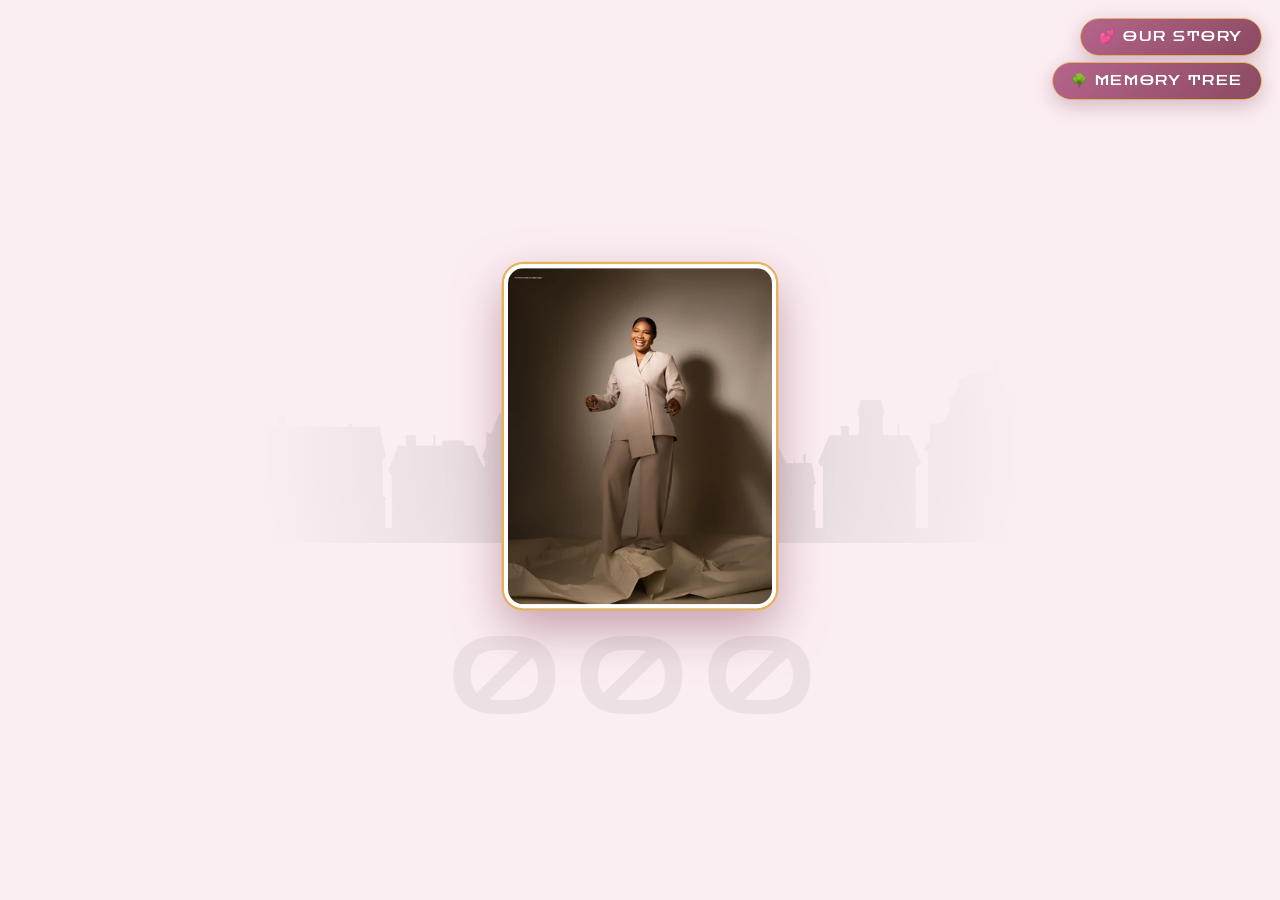
<file: index.html>
<!DOCTYPE html>
<html lang="en">
  <head>
    <meta charset="UTF-8" />
    <meta name="viewport" content="width=device-width, initial-scale=1.0, maximum-scale=1.0, user-scalable=0" />
    <meta name="mobile-web-app-capable" content="yes">
    <meta name="apple-mobile-web-app-status-bar-style" content="black-translucent" />
    <link rel="shortcut icon" href="favicon.ico" type="image/x-icon" />
    <link rel="apple-touch-icon" href="apple-touch-icon.png" />
    <link rel="preconnect" href="https://fonts.googleapis.com" />
    <link rel="preconnect" href="https://fonts.gstatic.com" crossorigin />
    <link href="https://fonts.googleapis.com/css2?family=Zen+Dots&family=Dancing+Script:wght@600;700&display=swap" rel="stylesheet" />
    <title>Happy Birthday, Deborah 🤍 — For Dee, with love</title>
    <meta
      name="description"
      content="A little space built to celebrate Deborah 'Dee' Abdullai — our story, her smile, and everything I'm grateful for. Happy Birthday, Dee."
    />
    <style>
      body {
        background-color: #fbeef2;
      }
      :root {
        --france-color: #fbeef2;
        --luxembourg-color: #fdeede;
        --belgium-color: #f7e6ee;
      }
      #our-story {
        position: fixed;
        top: 18px;
        right: 18px;
        z-index: 9999999999;
        font-family: "Zen Dots", sans-serif;
        font-size: 13px;
        letter-spacing: 0.12em;
        text-transform: uppercase;
        text-decoration: none;
        color: #fff;
        background: linear-gradient(135deg, #b5658a, #8b4a63);
        border: 1.5px solid #e6b35c;
        border-radius: 999px;
        padding: 10px 18px;
        box-shadow: 0 6px 20px #8b4a6355;
        transition: transform 300ms ease, box-shadow 300ms ease, background 300ms ease;
        opacity: 0;
        animation: ourStoryIn 800ms ease 1600ms forwards;
      }
      #our-story:hover {
        transform: translateY(-2px) scale(1.04);
        box-shadow: 0 10px 28px #8b4a6377;
        background: linear-gradient(135deg, #c16d92, #b5658a);
      }
      @keyframes ourStoryIn {
        from { opacity: 0; transform: translateY(-10px); }
        to { opacity: 1; transform: translateY(0); }
      }
      #memory-tree {
        position: fixed;
        top: 62px;
        right: 18px;
        z-index: 9999999999;
        font-family: "Zen Dots", sans-serif;
        font-size: 13px;
        letter-spacing: 0.12em;
        text-transform: uppercase;
        text-decoration: none;
        color: #fff;
        background: linear-gradient(135deg, #b5658a, #8b4a63);
        border: 1.5px solid #e6b35c;
        border-radius: 999px;
        padding: 10px 18px;
        box-shadow: 0 6px 20px #8b4a6355;
        transition: transform 300ms ease, box-shadow 300ms ease, background 300ms ease;
        opacity: 0;
        animation: ourStoryIn 800ms ease 1800ms forwards;
      }
      #memory-tree:hover {
        transform: translateY(-2px) scale(1.04);
        box-shadow: 0 10px 28px #8b4a6377;
        background: linear-gradient(135deg, #c16d92, #b5658a);
      }
      @media screen and (max-width: 430px) {
        #our-story { top: 12px; right: 12px; font-size: 11px; padding: 8px 14px; }
        #memory-tree { top: 52px; right: 12px; font-size: 11px; padding: 8px 14px; }
      }
      #preloader {
        --progress: 0;
        position: fixed;
        top: 0;
        left: 0;
        width: 100%;
        height: 100%;
        background-color: transparent;
        z-index: 999999999;
        pointer-events: none;
        display: grid;
        place-content: center;
        &.preloader--france {
          background-color: var(--france-color);
        }
        &.preloader--luxembourg {
          background-color: var(--luxembourg-color);
        }
        &.preloader--belgium {
          background-color: var(--belgium-color);
        }
        & code {
          display: block;
          position: absolute;
          z-index: 0;
          bottom: auto;
          left: 50%;
          transform: translateX(-50%);
          font-family: "Zen Dots", sans-serif;
          font-size: 15vmin;
          letter-spacing: 0.15em;
          opacity: 0.05;
          transition: opacity 1200ms ease;
        }
        & > div.motorbike {
          position: relative;
          z-index: 1;
          left: 0;
          top: -55px;
          opacity: 0;
          transform-origin: center bottom;
          transform: scale(0.8);
          transition: opacity 600ms cubic-bezier(0.22, 0.61, 0.36, 1), left 600ms cubic-bezier(0.22, 0.61, 0.36, 1);
          &::after,
          &::before {
            content: "";
            display: none;
            width: 88px;
            height: 88px;
            position: absolute;
            z-index: 0;
            bottom: -20px;
            background-image: url("/image/motorbike-wheel.png");
            animation: wheelAnimation 220ms linear infinite;
          }
          &::after {
            left: 10px;
          }
          &::before {
            right: -10px;
          }

          & > img {
            position: relative;
            z-index: 1;
            border-radius: 24px;
            border: 5px solid #fff;
            box-shadow: 0 0 0 3px #e6b35c, 0 24px 60px rgba(139, 74, 99, 0.5);
            object-fit: cover;
            animation: preloaderFloat 3s ease-in-out infinite;
          }
          &.active {
            opacity: 1;
            left: 0;
            &::after {
              opacity: 1;
            }
          }
        }
        & > .city {
          content: "";
          display: block;
          position: absolute;
          top: 50%;
          left: 50%;
          transform: translateX(-50%) translateY(-50%);
          width: 1000px;
          height: 186px;
          background-image: url("/image/city.png");
          mask: radial-gradient(circle, black 25%, transparent 75%);
          opacity: 0.25;
          background-repeat: repeat-x;
          background-position: 0 0;
          animation: cityAnimation 5s linear infinite;
          transition: opacity 1200ms cubic-bezier(0.22, 0.61, 0.36, 1) 450ms;
        }
        & > .preloader-enter {
          position: absolute;
          top: 50%;
          left: 50%;
          transform: translate(-50%, -50%);
          z-index: 999;
          display: flex;
          flex-direction: column;
          text-align: center;
          &::before {
            content: "";
            display: block;
            width: 25dvw;
            height: 105px;
            transform: translateY(5px);
            background-image: url("/image/preload-monuments.png");
            background-position: 0 0;
            margin: 0 auto;
            transition: clip-path 500ms ease 50ms;
            clip-path: inset(0 0 0 100%);
            animation: monumentsAnimation 8s linear infinite;
          }
          & > .button-start {
            display: block;
            position: relative;
            background-color: transparent;
            border: 2px solid #e6b35c;
            min-width: 25dvw;
            background: #b5658a;
            text-transform: uppercase;
            color: white;
            border-radius: 3px;
            padding: 10px 20px;
            font-size: 1.5em;
            cursor: pointer;
            margin: 0 auto;
            transition: background-color 300ms ease;
            font-family: "zen dots", sans-serif;
            text-align: center;
            text-decoration: none;
            pointer-events: fill;
            clip-path: inset(0 100% 0px 0);
            transition: clip-path 500ms ease-out 50ms, background-color 300ms ease;
            &::after {
              content: "";
              display: block;
              position: absolute;
              top: -115px;
              left: 50%;
              width: 300px;
              background: radial-gradient(ellipse at center, #f0eff0 -60%, transparent 55%) padding-box;
              mix-blend-mode: plus-lighter;
              height: 300px;
              opacity: 0.6;
              transform: translateX(-50%) scale(1.5);
            }
            &:hover {
              background-color: #8b4a63;
              color: #fff;
            }
          }
          & > p {
            clip-path: inset(0 100% 0 0);
            transition: clip-path 500ms ease-out 50ms;
            font-size: medium;
            margin: 5px 0;
            letter-spacing: 0.2em;
            &:nth-of-type(1) {
              margin-top: 25px;
            }
          }
        }
        &.end {
          & > div.motorbike {
            transition-duration: 1200ms;
            left: 400px;
            opacity: 0;
          }
          & code {
            opacity: 0;
          }
          & > .city,
          &::after {
            opacity: 0;
          }
          & > .preloader-enter {
            &::before {
              opacity: 0.85;
              clip-path: inset(0 0 0 0);
              pointer-events: none;
            }
            & > .button-start {
              clip-path: inset(0 0 0 0);
            }
            & > p {
              clip-path: inset(0 0 0 0);
              pointer-events: none;
            }
          }
        }
      }
      html.html--loaded #preloader {
        &::after {
          display: none;
        }
      }
      #awards {
        position: fixed;
        width: 100%;
        bottom: 10dvh;
        z-index: 999999999;
        pointer-events: painted;
        transition: opacity 1200ms ease;
        mix-blend-mode: darken;
        & > div {
          display: flex;
          align-items: center;
          gap: 50px;
          justify-content: center;
        }
        &.end {
          opacity: 0;
          pointer-events: none;
          & > div {
            pointer-events: none;
          }
        }
      }
      #cookie {
        position: fixed;
        bottom: 0;
        left: 0;
        width: 100%;
        background-color: hsla(0, 0%, 0%, 0.6);
        color: white;
        padding: 10px;
        text-align: center;
        z-index: 999999999999999999999999;
        transform: translateY(100%);
        transition: transform 1200ms ease;
        &.disabled {
          transform: translateY(100%) !important;
        }
        & button {
          font-family: "zen dots", sans-serif;
          background-color: hsla(0, 0%, 0%, 0.6);
          color: white;
          border: 1px solid white;
          padding: 5px 20px;
          cursor: pointer;
          transition: background-color 300ms ease;
          &:hover {
            transition: transform 800ms ease;
            background-color: hsla(0, 0%, 0%, 0.1);
          }
        }
      }
      #preloader.end + #cookie,
      html.html--loaded #cookie:not(.disabled) {
        transform: none;
      }
      @keyframes motocycleAnimation {
        from {
          transform: scaleY(0.98);
        }
        to {
          transform: scaleY(1);
        }
      }
      @keyframes preloaderFloat {
        0%, 100% {
          transform: translateY(0) rotate(-1deg);
        }
        50% {
          transform: translateY(-10px) rotate(1deg);
        }
      }
      @keyframes cityAnimation {
        to {
          background-position-x: -2000px;
        }
      }
      @keyframes wheelAnimation {
        to {
          transform: rotate(360deg);
        }
      }
      @keyframes monumentsAnimation {
        to {
          background-position-x: calc((80px * 3) * -1);
        }
      }
      @media screen and (max-width: 430px) {
        #preloader {
          & > .city {
            top: 40dvh;
          }
          & code {
            font-size: 40vmin;
          }
          & > div.motorbike {
            transform: scale(0.5);
            top: -115px;
          }
          & > .preloader-enter {
            width: 95vw;
            text-align: center;
            & > a.button-start {
              min-width: 100%;
            }
            &::before {
              width: 100%;
            }
            & > p {
              font-size: medium;
            }
          }
        }
        html.html--loaded #preloader {
          &.end {
            & > div.motorbike {
              left: 100vw;
            }
          }
        }
        #awards {
          bottom: 3dvh;
          & > div {
            gap: 2px 20px;
            flex-wrap: wrap;
            max-width: 100vw;
            margin: 0 auto;
            transform: scale(0.8);
          }
        }
        #cookie,
        #cookie button {
          font-size: small;
        }
      }
    </style>
    <script type="module" crossorigin src="/assets/index-Do2HjHOR.js"></script>
    <link rel="stylesheet" crossorigin href="/assets/index-CaPdr700.css">
  </head>
  <body>
    <div id="preloader" class="preloader--france" data-progress="0">
      <div class="motorbike">
        <img src="/image/preloader.webp" width="340" height="430" />
        <code>000</code>
      </div>
      <div class="city"></div>
      <div class="preloader-enter">
        <a href="javascript:void(0)" class="button-start"> open your surprise </a>
        <p>Happy Birthday, Dee 🤍</p>
        <p>Turn your sound on — this one's for you</p>
      </div>
    </div>
    <div id="awards">
      <div></div>
    </div>
    <a id="our-story" href="timeline.html">💕 Our Story</a>
    <a id="memory-tree" href="tree.html">🌳 Memory Tree</a>
    <div id="cookie">
      <p style="text-wrap: balance">
        I use Analytics to collect anonymous data about how visitors use my site. This data helps me improve my website and provide a better
        user experience.<br />You can choose to accept or reject cookies by clicking the buttons below.
      </p>
      <div class="cookie-cta">
        <button class="cookie-cta-accept">Accept</button>
        <button class="cookie-cta-reject">Reject</button>
      </div>
    </div>
    <div id="root"></div>
    <script src="/vendors/momentum.min.js"></script>
    <script>
      console.log(`
                                              
 _____  __                                    
|   __||  |    ___  _____  ___  ___  ___  ___ 
|__   ||  |__ | -_||     || . || -_||   ||_ -|
|_____||_____||___||_|_|_||  _||___||_|_||___|
                         |_|                 
                                             `);
      document.addEventListener("DOMContentLoaded", () => {
        if (location.protocol === "file:") {
          document.body.innerHTML =
            '<div style="font-family:sans-serif;padding:2rem;max-width:520px;margin:4rem auto;line-height:1.6">' +
            "<h2>Local server required</h2>" +
            "<p>Open a terminal in this folder and run:</p>" +
            "<pre style=\"background:#111;color:#eee;padding:1rem;border-radius:8px\">python3 server.py</pre>" +
            "<p>Then visit <strong>http://localhost:8080</strong></p></div>";
          return;
        }

        const preloader = document.querySelector("#preloader>div");
        const cookie = document.querySelector("#cookie");
        preloader.classList.add("active");

        const preloaderEl = document.getElementById("preloader");

        // Fallback: reveal start button if 3D assets take too long
        const fallbackTimer = setTimeout(() => {
          if (!preloaderEl.classList.contains("end")) {
            preloaderEl.classList.add("end");
            const code = preloaderEl.querySelector("code");
            if (code) code.innerText = "100";
          }
        }, 20000);

        const observer = new MutationObserver(() => {
          if (preloaderEl.classList.contains("end")) clearTimeout(fallbackTimer);
        });
        observer.observe(preloaderEl, { attributes: true, attributeFilter: ["class"] });

        // Recover from WebGL context loss (blank screen after start)
        document.addEventListener("webglcontextlost", (e) => {
          e.preventDefault();
          console.warn("WebGL context lost — reloading...");
          setTimeout(() => location.reload(), 500);
        }, true);
        if (sessionStorage.getItem("cookie-accepted") === "1") {
          cookie.classList.add("disabled");
        } else {
          const cookieAcceptButton = cookie.querySelector(".cookie-cta-accept");
          const cookieRejectButton = cookie.querySelector(".cookie-cta-reject");
          cookieRejectButton.addEventListener("click", () => {
            sessionStorage.setItem("cookie-accepted", 1);
            callGA();
            cookie.classList.add("disabled");
          });
          cookieAcceptButton.addEventListener("click", () => {
            sessionStorage.setItem("cookie-accepted", 1);
            callGA();
            cookie.classList.add("disabled");
          });
        }
        cookie.addEventListener("transitionend", ({ target }) => {
          if (target.classList.contains("disabled")) {
            target.remove();
          }
        });
        function callGA() {
          // Load Google Analytics
          const script = document.createElement("script");
          script.src = "https://www.googletagmanager.com/gtag/js?id=G-N9QMHXG4X1";
          script.async = true;
          document.head.appendChild(script);
          window.dataLayer = window.dataLayer || [];
          function gtag() {
            dataLayer.push(arguments);
          }
          gtag("js", new Date());
          gtag("config", "G-N9QMHXG4X1");
        }
      });
    </script>
</body>
</html>
</file>
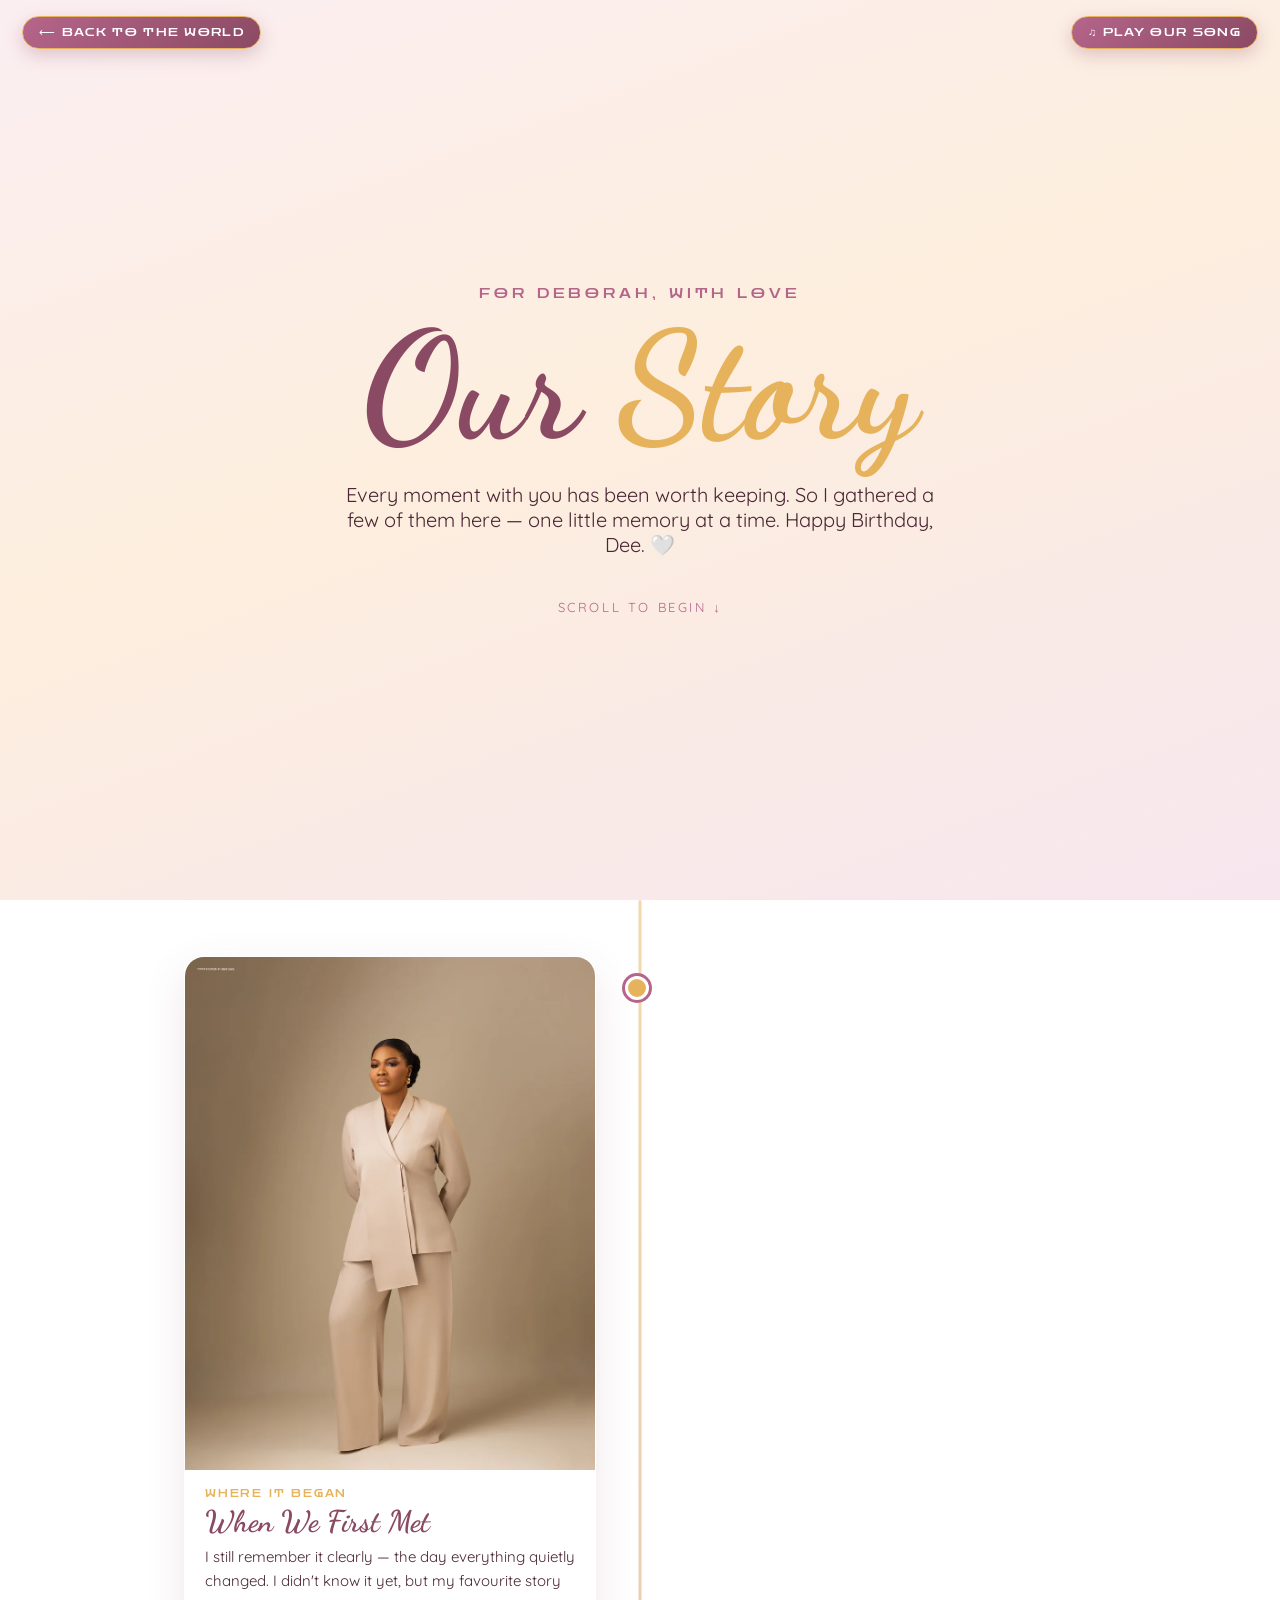
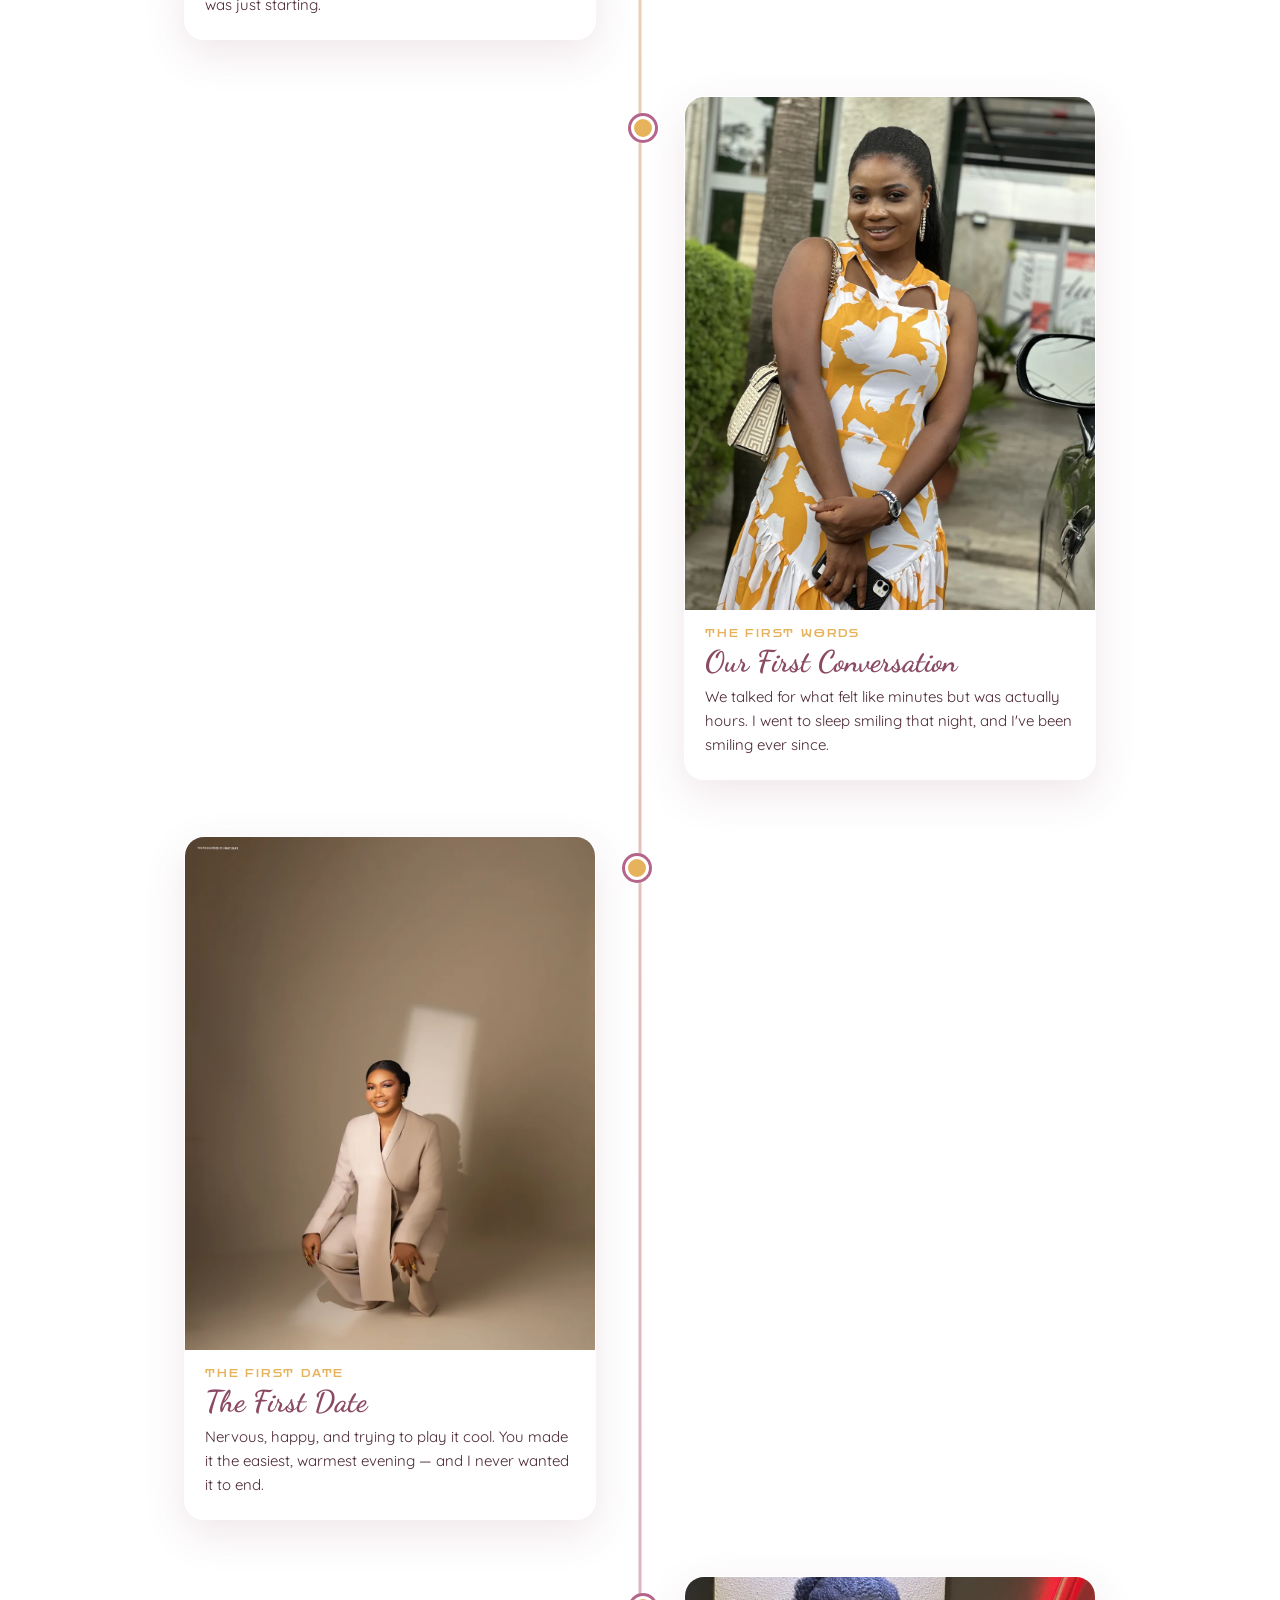
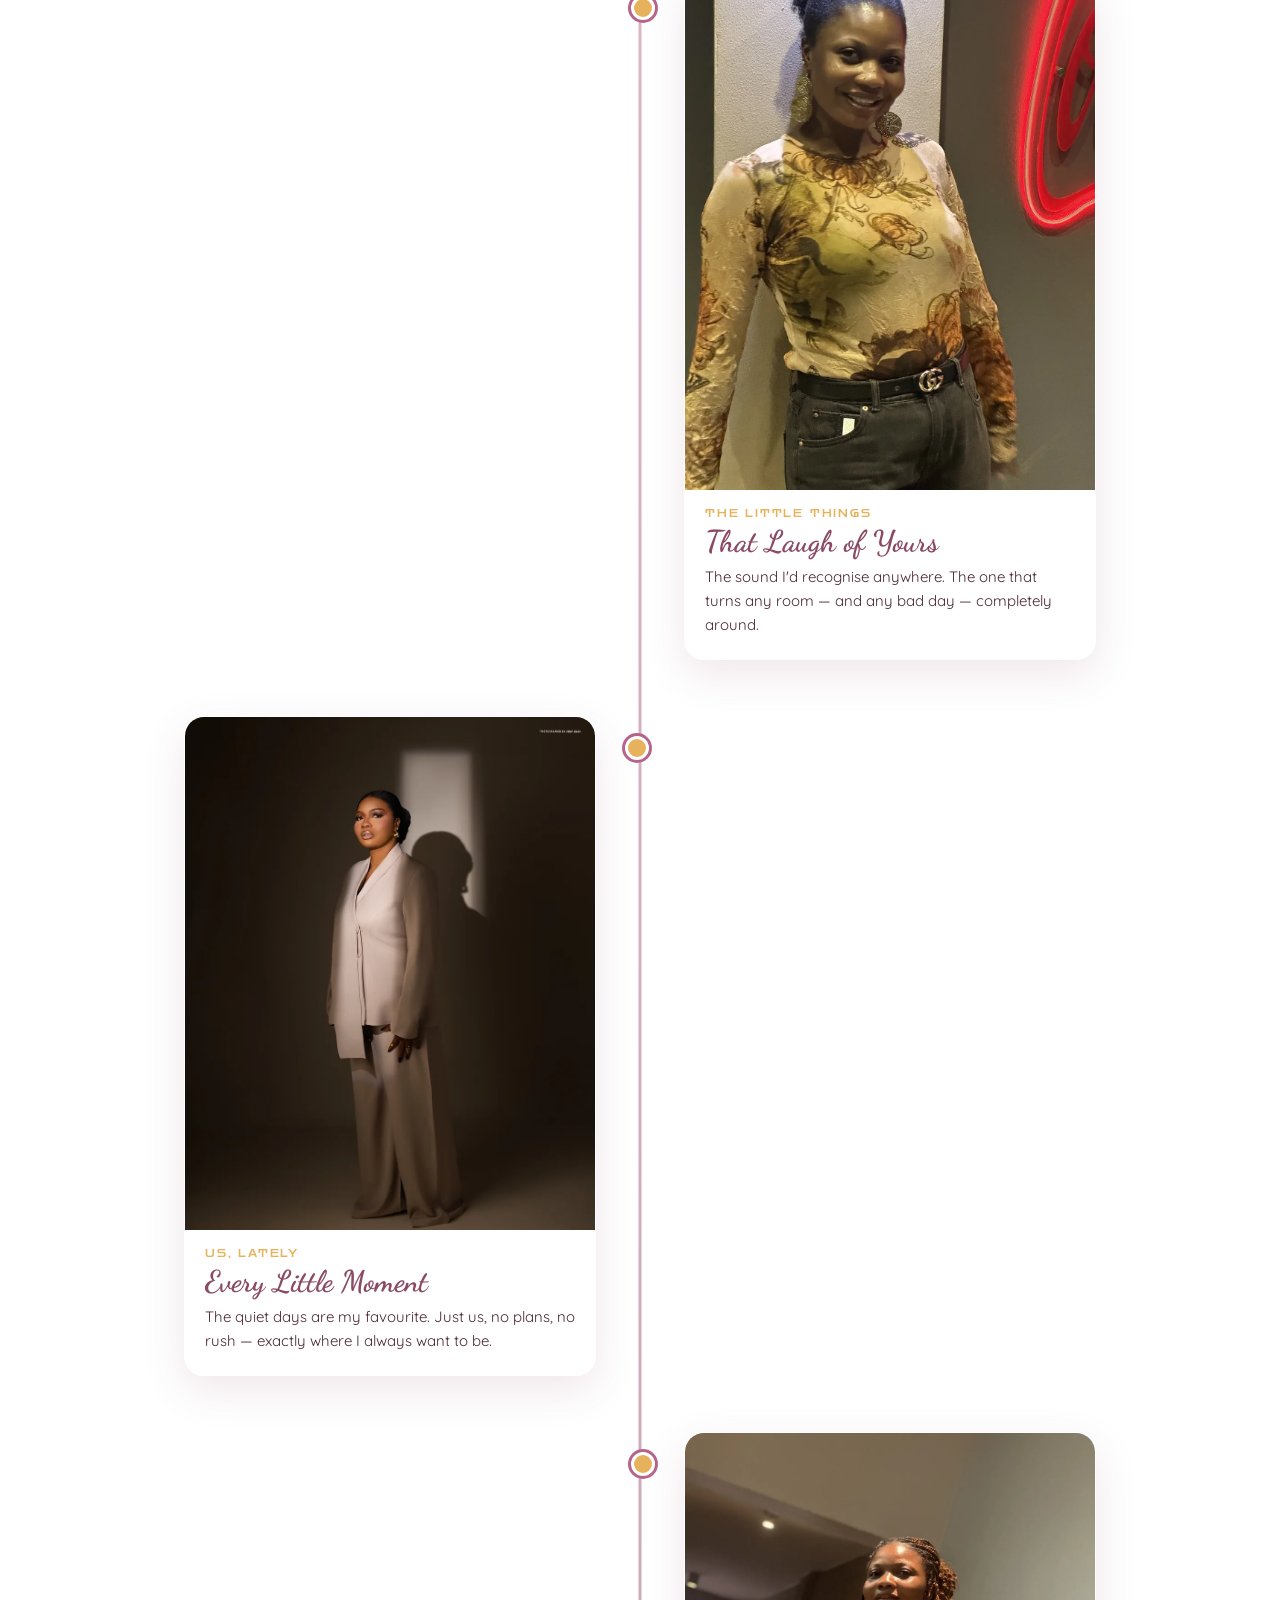
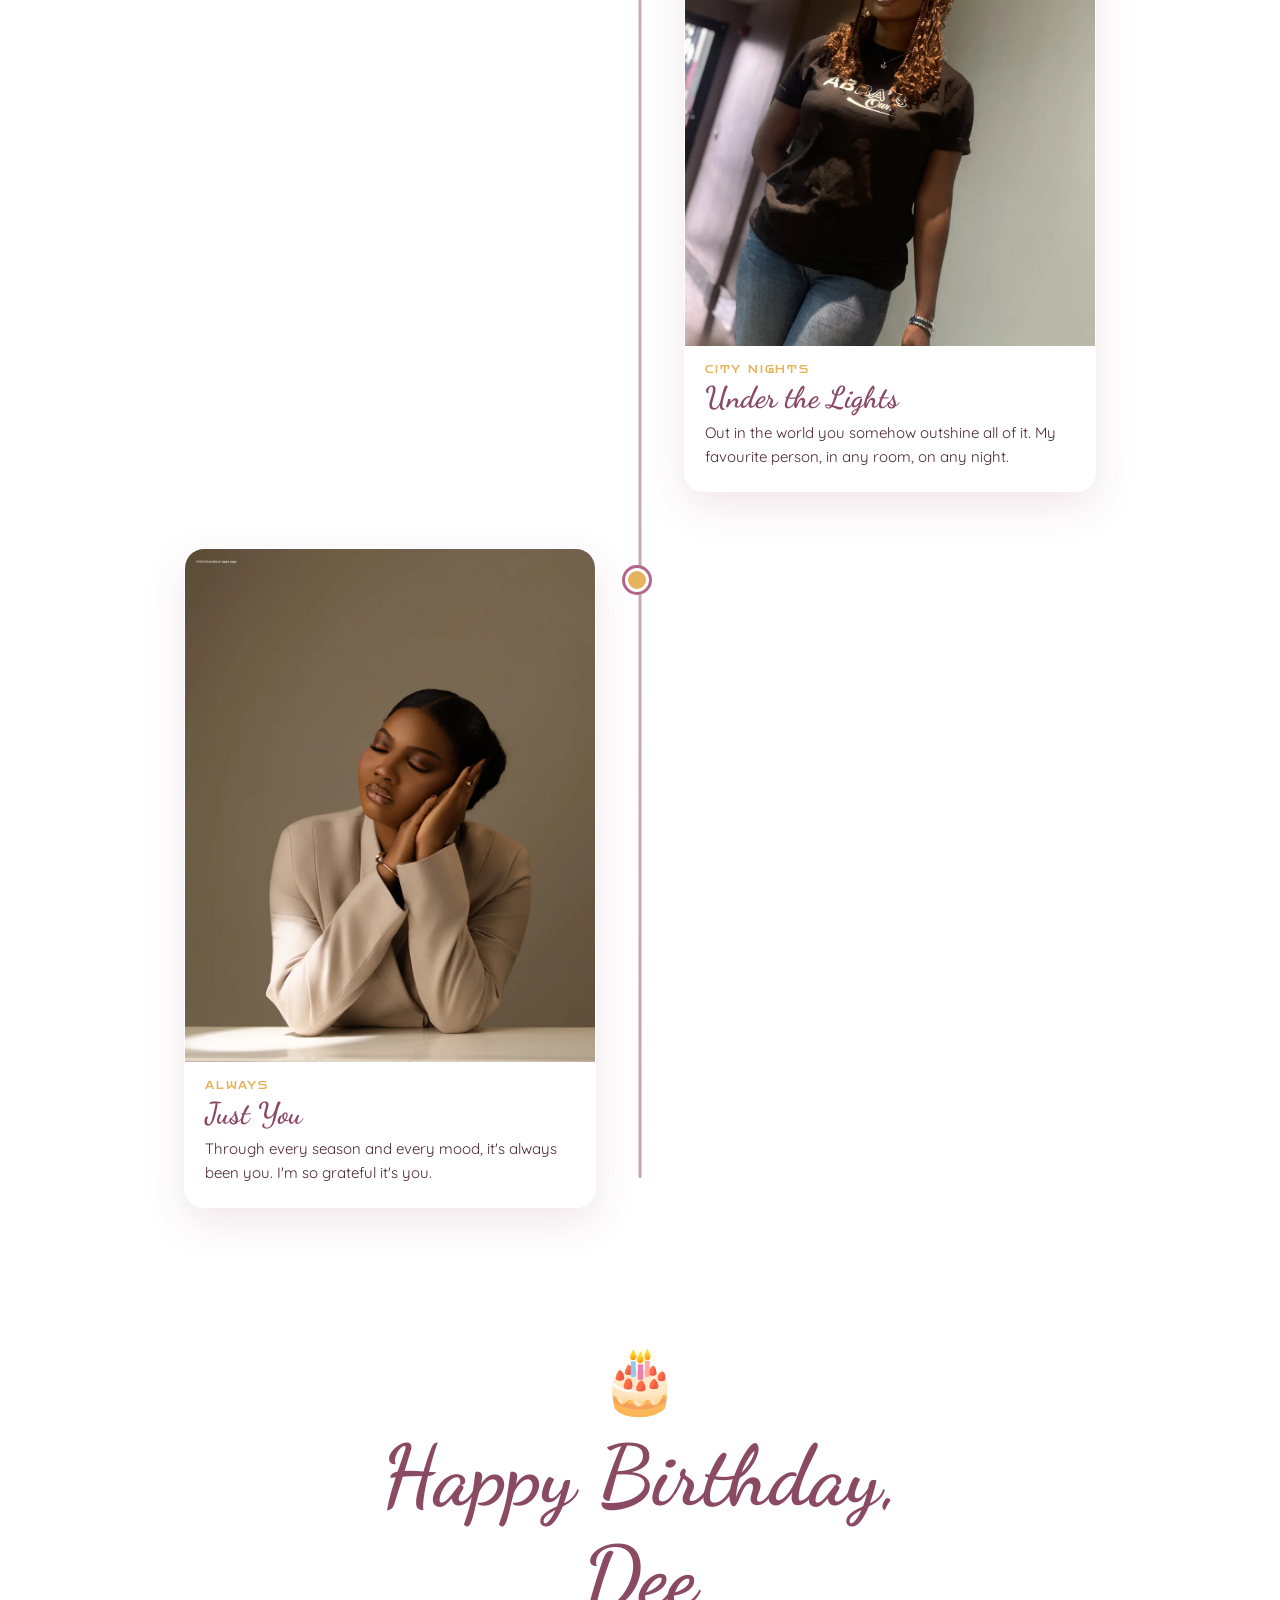
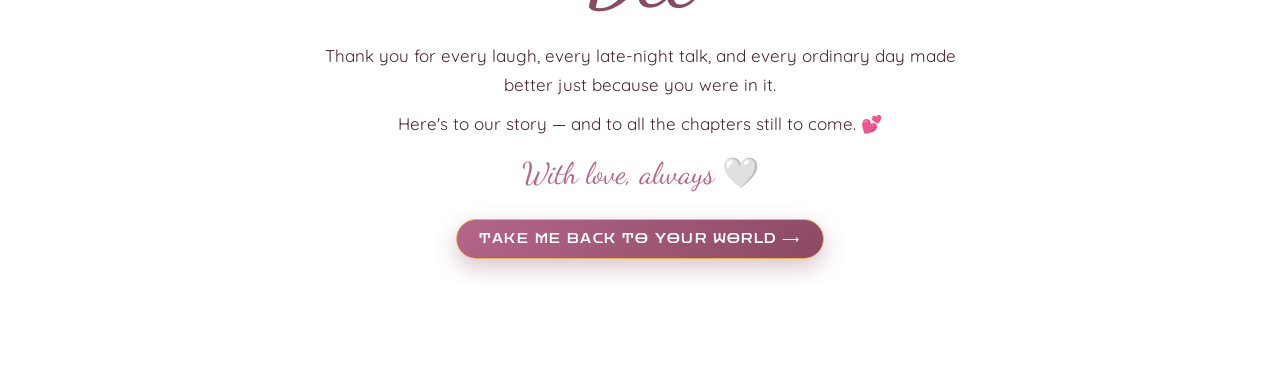
<file: timeline.html>
<!DOCTYPE html>
<html lang="en">
  <head>
    <meta charset="UTF-8" />
    <meta name="viewport" content="width=device-width, initial-scale=1.0" />
    <title>Our Story 💕 — For Dee</title>
    <meta name="description" content="Our story, one moment at a time. Happy Birthday, Deborah." />
    <link rel="shortcut icon" href="favicon.ico" type="image/x-icon" />
    <link rel="preconnect" href="https://fonts.googleapis.com" />
    <link rel="preconnect" href="https://fonts.gstatic.com" crossorigin />
    <link
      href="https://fonts.googleapis.com/css2?family=Zen+Dots&family=Dancing+Script:wght@600;700&family=Quicksand:wght@400;500;600&display=swap"
      rel="stylesheet"
    />
    <style>
      :root {
        --blush: #fbeef2;
        --blush-2: #fdeede;
        --rose: #b5658a;
        --rose-soft: #c16d92;
        --wine: #8b4a63;
        --gold: #e6b35c;
        --ink: #4a2733;
      }
      * { box-sizing: border-box; margin: 0; padding: 0; }
      html { scroll-behavior: smooth; }
      body {
        font-family: "Quicksand", sans-serif;
        color: var(--ink);
        background: linear-gradient(160deg, var(--blush) 0%, var(--blush-2) 45%, #f7e6ee 100%);
        background-attachment: fixed;
        overflow-x: hidden;
        min-height: 100vh;
      }

      /* floating soft petals */
      .petal {
        position: fixed;
        top: -8vh;
        font-size: 18px;
        opacity: 0.55;
        pointer-events: none;
        z-index: 0;
        animation: fall linear infinite;
      }
      @keyframes fall {
        0% { transform: translateY(-10vh) rotate(0deg); opacity: 0; }
        10% { opacity: 0.6; }
        100% { transform: translateY(110vh) rotate(320deg); opacity: 0; }
      }

      /* top bar */
      .topbar {
        position: fixed;
        top: 0; left: 0; width: 100%;
        display: flex; justify-content: space-between; align-items: center;
        padding: 16px 22px;
        z-index: 50;
      }
      .topbar a, .topbar button {
        font-family: "Zen Dots", sans-serif;
        font-size: 11px; letter-spacing: 0.12em; text-transform: uppercase;
        text-decoration: none; color: #fff; cursor: pointer;
        background: linear-gradient(135deg, var(--rose), var(--wine));
        border: 1.5px solid var(--gold); border-radius: 999px;
        padding: 9px 16px; box-shadow: 0 6px 18px #8b4a6344;
        transition: transform .25s ease, box-shadow .25s ease;
      }
      .topbar a:hover, .topbar button:hover { transform: translateY(-2px) scale(1.04); box-shadow: 0 10px 24px #8b4a6366; }

      /* hero */
      .hero {
        min-height: 100vh;
        display: grid; place-content: center; text-align: center;
        position: relative; z-index: 1; padding: 0 24px;
      }
      .hero .eyebrow {
        font-family: "Zen Dots", sans-serif; letter-spacing: 0.3em;
        text-transform: uppercase; color: var(--rose); font-size: 13px;
        opacity: 0; animation: rise 900ms ease 200ms forwards;
      }
      .hero h1 {
        font-family: "Dancing Script", cursive; font-weight: 700;
        font-size: clamp(56px, 13vw, 150px); line-height: 1;
        color: var(--wine); margin: 10px 0 6px;
        opacity: 0; animation: rise 1000ms ease 450ms forwards;
      }
      .hero h1 .gold { color: var(--gold); }
      .hero p {
        font-size: clamp(15px, 2.4vw, 20px); max-width: 620px; margin: 14px auto 0;
        opacity: 0; animation: rise 1000ms ease 750ms forwards;
      }
      .hero .scroll-hint {
        margin-top: 42px; font-size: 13px; letter-spacing: 0.2em; text-transform: uppercase;
        color: var(--rose); opacity: 0; animation: rise 1000ms ease 1050ms forwards, bob 2.2s ease-in-out 2s infinite;
      }
      @keyframes rise { from { opacity: 0; transform: translateY(26px); } to { opacity: 1; transform: translateY(0); } }
      @keyframes bob { 0%,100% { transform: translateY(0); } 50% { transform: translateY(8px); } }

      /* timeline */
      .timeline {
        position: relative; z-index: 1;
        max-width: 1040px; margin: 0 auto; padding: 30px 20px 60px;
      }
      .timeline::before {
        content: ""; position: absolute; top: 0; bottom: 120px; left: 50%;
        width: 3px; transform: translateX(-50%);
        background: linear-gradient(var(--gold), var(--rose), var(--wine));
        border-radius: 3px; opacity: 0.5;
      }
      .moment {
        position: relative; width: 50%; padding: 26px 44px;
        opacity: 0; transform: translateY(40px);
        transition: opacity .8s ease, transform .8s ease;
      }
      .moment.show { opacity: 1; transform: translateY(0); }
      .moment:nth-child(odd) { left: 0; text-align: right; }
      .moment:nth-child(even) { left: 50%; text-align: left; }
      .moment::after { /* dot on the line */
        content: ""; position: absolute; top: 46px;
        width: 18px; height: 18px; border-radius: 50%;
        background: var(--gold); border: 3px solid #fff; box-shadow: 0 0 0 3px var(--rose);
      }
      .moment:nth-child(odd)::after { right: -9px; }
      .moment:nth-child(even)::after { left: -9px; }

      .card {
        background: rgba(255, 255, 255, 0.72);
        backdrop-filter: blur(6px);
        border: 1px solid #ffffffcc; border-radius: 20px;
        box-shadow: 0 14px 40px #8b4a6322; overflow: hidden;
        display: inline-block; text-align: left; max-width: 420px;
      }
      .card img { width: 100%; display: block; aspect-ratio: 4/5; object-fit: cover; }
      .card .body { padding: 18px 20px 22px; }
      .card .date {
        font-family: "Zen Dots", sans-serif; font-size: 10px; letter-spacing: 0.18em;
        text-transform: uppercase; color: var(--gold); margin-bottom: 6px;
      }
      .card h3 {
        font-family: "Dancing Script", cursive; font-weight: 700;
        font-size: 30px; color: var(--wine); line-height: 1.05; margin-bottom: 8px;
      }
      .card p { font-size: 15px; line-height: 1.6; color: var(--ink); }

      /* closing */
      .finale {
        position: relative; z-index: 1; text-align: center;
        padding: 40px 24px 120px; max-width: 700px; margin: 0 auto;
        opacity: 0; transform: translateY(40px);
        transition: opacity .9s ease, transform .9s ease;
      }
      .finale.show { opacity: 1; transform: translateY(0); }
      .finale .cake { font-size: 64px; animation: bob 2.4s ease-in-out infinite; }
      .finale h2 {
        font-family: "Dancing Script", cursive; font-weight: 700;
        font-size: clamp(40px, 9vw, 84px); color: var(--wine); margin: 8px 0 14px;
      }
      .finale p { font-size: 17px; line-height: 1.7; margin-bottom: 10px; }
      .finale .sign { font-family: "Dancing Script", cursive; font-size: 30px; color: var(--rose); margin-top: 16px; }
      .finale .back {
        display: inline-block; margin-top: 28px;
        font-family: "Zen Dots", sans-serif; font-size: 12px; letter-spacing: 0.12em; text-transform: uppercase;
        text-decoration: none; color: #fff;
        background: linear-gradient(135deg, var(--rose), var(--wine));
        border: 1.5px solid var(--gold); border-radius: 999px; padding: 12px 22px;
        box-shadow: 0 8px 22px #8b4a6355; transition: transform .25s ease;
      }
      .finale .back:hover { transform: translateY(-2px) scale(1.04); }

      @media screen and (max-width: 720px) {
        .timeline::before { left: 22px; }
        .moment { width: 100%; left: 0 !important; text-align: left !important; padding: 18px 8px 18px 46px; }
        .moment::after { left: 13px !important; right: auto !important; top: 40px; }
        .card { max-width: 100%; display: block; }
      }
    </style>
  </head>
  <body>
    <div class="topbar">
      <a href="index.html">⟵ Back to the world</a>
      <button id="musicBtn" aria-label="Toggle music">♫ Play our song</button>
    </div>

    <audio id="bgm" loop preload="none" src="sounds/music/timeline-bestpart-chorus.mp3"></audio>

    <section class="hero">
      <div class="eyebrow">For Deborah, with love</div>
      <h1>Our <span class="gold">Story</span></h1>
      <p>
        Every moment with you has been worth keeping. So I gathered a few of them here —
        one little memory at a time. Happy Birthday, Dee. 🤍
      </p>
      <div class="scroll-hint">scroll to begin ↓</div>
    </section>

    <main class="timeline" id="timeline"></main>

    <section class="finale" id="finale">
      <div class="cake">🎂</div>
      <h2>Happy Birthday, Dee</h2>
      <p>
        Thank you for every laugh, every late-night talk, and every ordinary day made better
        just because you were in it.
      </p>
      <p>Here's to our story — and to all the chapters still to come. 💕</p>
      <div class="sign">With love, always 🤍</div>
      <a class="back" href="index.html">Take me back to your world ⟶</a>
    </section>

    <script>
      /* ───────────────────────────────────────────────────────────
         EDIT YOUR STORY HERE 💕
         Change the date / title / text / img for each moment.
         Photos live in /image/story/ — drop new ones in and update "img".
      ─────────────────────────────────────────────────────────── */
      const moments = [
        {
          date: "where it began",
          title: "When We First Met",
          text: "I still remember it clearly — the day everything quietly changed. I didn't know it yet, but my favourite story was just starting.",
          img: "image/studio/tl0.webp",
        },
        {
          date: "the first words",
          title: "Our First Conversation",
          text: "We talked for what felt like minutes but was actually hours. I went to sleep smiling that night, and I've been smiling ever since.",
          img: "image/story/IMG_4173.webp",
        },
        {
          date: "the first date",
          title: "The First Date",
          text: "Nervous, happy, and trying to play it cool. You made it the easiest, warmest evening — and I never wanted it to end.",
          img: "image/studio/tl2.webp",
        },
        {
          date: "the little things",
          title: "That Laugh of Yours",
          text: "The sound I'd recognise anywhere. The one that turns any room — and any bad day — completely around.",
          img: "image/story/IMG_4200.webp",
        },
        {
          date: "us, lately",
          title: "Every Little Moment",
          text: "The quiet days are my favourite. Just us, no plans, no rush — exactly where I always want to be.",
          img: "image/studio/tl4.webp",
        },
        {
          date: "city nights",
          title: "Under the Lights",
          text: "Out in the world you somehow outshine all of it. My favourite person, in any room, on any night.",
          img: "image/story/IMG_4916.webp",
        },
        {
          date: "always",
          title: "Just You",
          text: "Through every season and every mood, it's always been you. I'm so grateful it's you.",
          img: "image/studio/tl6.webp",
        },
      ];

      const tl = document.getElementById("timeline");
      moments.forEach((m) => {
        const el = document.createElement("article");
        el.className = "moment";
        el.innerHTML = `
          <div class="card">
            <img src="${m.img}" alt="${m.title}" loading="lazy" />
            <div class="body">
              <div class="date">${m.date}</div>
              <h3>${m.title}</h3>
              <p>${m.text}</p>
            </div>
          </div>`;
        tl.appendChild(el);
      });

      /* scroll reveal */
      const io = new IntersectionObserver(
        (entries) => entries.forEach((e) => { if (e.isIntersecting) e.target.classList.add("show"); }),
        { threshold: 0.18 }
      );
      document.querySelectorAll(".moment").forEach((el) => io.observe(el));
      io.observe(document.getElementById("finale"));

      /* soft falling petals */
      const petals = ["🤍", "💕", "🌸", "✨", "💗"];
      function spawnPetal() {
        const s = document.createElement("div");
        s.className = "petal";
        s.textContent = petals[Math.floor(Math.random() * petals.length)];
        s.style.left = Math.random() * 100 + "vw";
        s.style.fontSize = 12 + Math.random() * 18 + "px";
        const dur = 7 + Math.random() * 7;
        s.style.animationDuration = dur + "s";
        document.body.appendChild(s);
        setTimeout(() => s.remove(), dur * 1000);
      }
      setInterval(spawnPetal, 900);

      /* music toggle (browsers block autoplay until a click) */
      const bgm = document.getElementById("bgm");
      const btn = document.getElementById("musicBtn");
      bgm.volume = 0.35;
      btn.addEventListener("click", () => {
        if (bgm.paused) { bgm.play(); btn.textContent = "❚❚ Pause"; }
        else { bgm.pause(); btn.textContent = "♫ Play our song"; }
      });
    </script>
  </body>
</html>
</file>
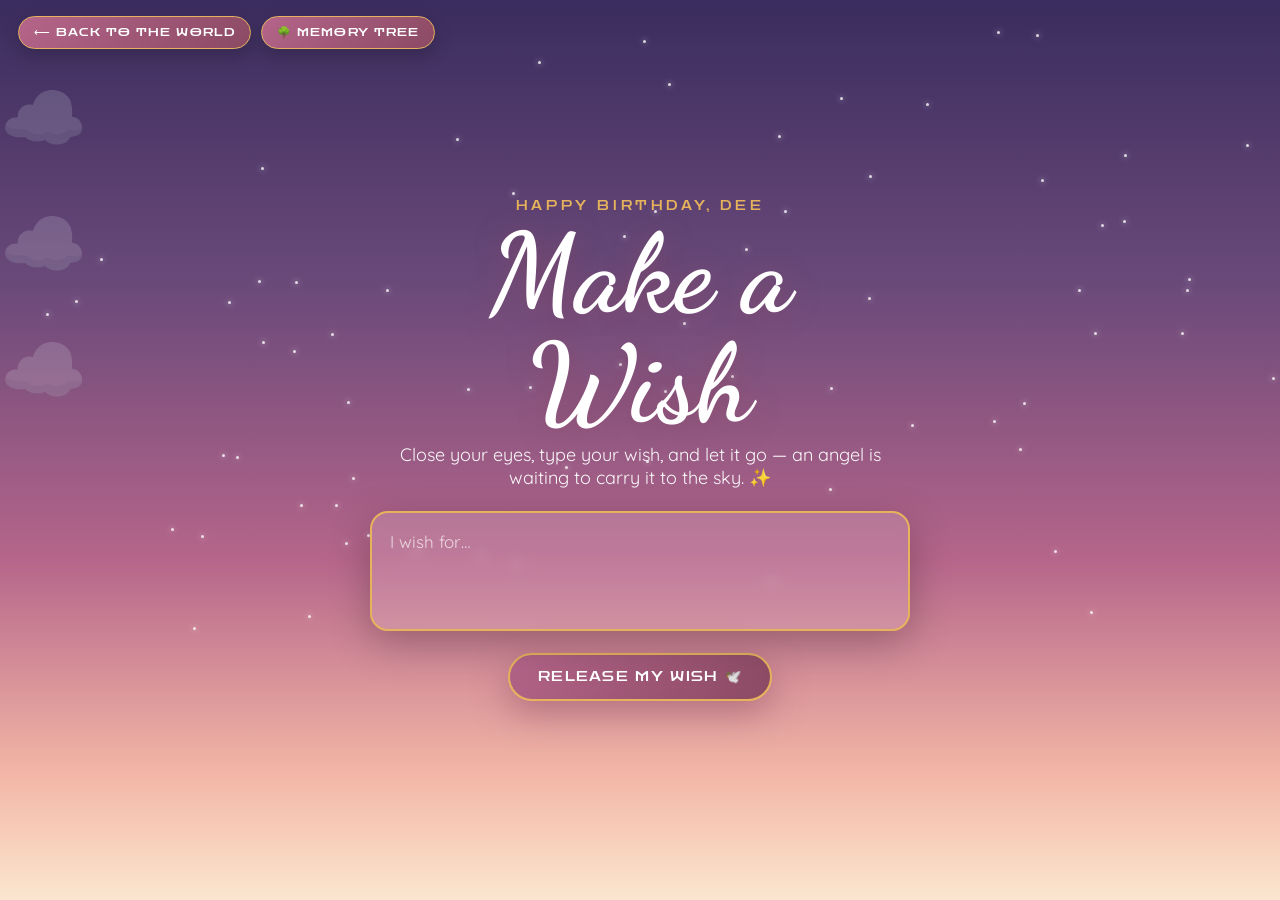
<file: wish.html>
<!DOCTYPE html>
<html lang="en">
  <head>
    <meta charset="UTF-8" />
    <meta name="viewport" content="width=device-width, initial-scale=1.0" />
    <title>Make a Wish ✨ — For Dee</title>
    <meta name="description" content="Write your birthday wish and let it float to the sky. Happy Birthday, Deborah." />
    <link rel="shortcut icon" href="favicon.ico" type="image/x-icon" />
    <link rel="preconnect" href="https://fonts.googleapis.com" />
    <link rel="preconnect" href="https://fonts.gstatic.com" crossorigin />
    <link
      href="https://fonts.googleapis.com/css2?family=Zen+Dots&family=Dancing+Script:wght@600;700&family=Quicksand:wght@400;500;600&display=swap"
      rel="stylesheet"
    />
    <style>
      :root {
        --rose:#b5658a; --rose-soft:#c16d92; --wine:#8b4a63; --gold:#e6b35c; --ink:#4a2733;
      }
      * { box-sizing:border-box; margin:0; padding:0; }
      body {
        font-family:"Quicksand",sans-serif; color:#fff; min-height:100vh; overflow:hidden;
        background:linear-gradient(180deg,#3a2c5e 0%,#6b4a7a 32%,#b5658a 62%,#f3b6a6 86%,#fbe6cf 100%);
        position:relative;
      }
      /* stars */
      .star { position:fixed; width:3px; height:3px; background:#fff; border-radius:50%; opacity:.8;
        animation:tw 2.5s ease-in-out infinite; box-shadow:0 0 6px #fff; pointer-events:none; }
      @keyframes tw { 0%,100%{opacity:.25;transform:scale(.7)} 50%{opacity:1;transform:scale(1.2)} }
      /* soft clouds */
      .cloud { position:fixed; font-size:70px; opacity:.18; pointer-events:none; animation:drift linear infinite; }
      @keyframes drift { from{transform:translateX(-20vw)} to{transform:translateX(120vw)} }

      .topbar { position:fixed; top:0; left:0; width:100%; display:flex; gap:10px; padding:16px 18px; z-index:60; }
      .topbar a { font-family:"Zen Dots",sans-serif; font-size:11px; letter-spacing:.1em; text-transform:uppercase;
        text-decoration:none; color:#fff; background:linear-gradient(135deg,var(--rose),var(--wine));
        border:1.5px solid var(--gold); border-radius:999px; padding:9px 15px; box-shadow:0 6px 18px #00000033; }
      .topbar a:hover { transform:translateY(-2px) scale(1.04); }

      .wrap { position:relative; z-index:5; min-height:100vh; display:grid; place-content:center; text-align:center; padding:24px; }
      .panel { max-width:540px; transition:opacity .6s ease, transform .6s ease; }
      .panel.gone { opacity:0; transform:scale(.92) translateY(-20px); pointer-events:none; }
      .eyebrow { font-family:"Zen Dots",sans-serif; letter-spacing:.3em; text-transform:uppercase; color:var(--gold); font-size:12px; }
      h1 { font-family:"Dancing Script",cursive; font-weight:700; font-size:clamp(52px,12vw,110px); line-height:1; margin:6px 0 4px;
        color:#fff; text-shadow:0 2px 24px rgba(139,74,99,.6); }
      .sub { font-size:clamp(14px,2.4vw,18px); margin-bottom:22px; opacity:.95; }
      textarea {
        width:100%; min-height:120px; resize:none; border-radius:18px; border:2px solid var(--gold);
        background:rgba(255,255,255,.14); backdrop-filter:blur(6px); color:#fff; padding:16px 18px;
        font-family:"Quicksand",sans-serif; font-size:17px; line-height:1.5; outline:none; box-shadow:0 12px 40px rgba(0,0,0,.25); }
      textarea::placeholder { color:rgba(255,255,255,.7); }
      .send {
        margin-top:18px; cursor:pointer; font-family:"Zen Dots",sans-serif; font-size:13px; letter-spacing:.1em; text-transform:uppercase;
        color:#fff; background:linear-gradient(135deg,var(--rose),var(--wine)); border:2px solid var(--gold);
        border-radius:999px; padding:14px 28px; box-shadow:0 12px 34px rgba(139,74,99,.5); transition:transform .25s ease, box-shadow .25s ease; }
      .send:hover { transform:translateY(-2px) scale(1.04); box-shadow:0 16px 44px rgba(139,74,99,.6); }

      /* flying wish */
      .flying { position:fixed; left:50%; bottom:24vh; transform:translateX(-50%); z-index:40; display:none;
        flex-direction:column; align-items:center; gap:6px; pointer-events:none; }
      .flying.go { display:flex; animation:ascend 6s cubic-bezier(.4,0,.5,1) forwards; }
      @keyframes ascend {
        0%   { bottom:24vh; opacity:0; transform:translateX(-50%) scale(.9); }
        12%  { opacity:1; transform:translateX(-50%) scale(1); }
        70%  { opacity:1; }
        100% { bottom:118vh; opacity:0; transform:translateX(-50%) scale(.55); }
      }
      .angel { font-size:64px; filter:drop-shadow(0 0 16px #fff7); animation:flutter 1.1s ease-in-out infinite; }
      @keyframes flutter { 0%,100%{transform:translateY(0) rotate(-3deg)} 50%{transform:translateY(-6px) rotate(3deg)} }
      .note {
        max-width:300px; font-family:"Dancing Script",cursive; font-weight:700; font-size:24px; color:var(--wine);
        background:rgba(255,255,255,.92); border:2px solid var(--gold); border-radius:16px; padding:12px 18px;
        box-shadow:0 14px 40px rgba(0,0,0,.3); text-wrap:balance; }
      .spark { position:fixed; z-index:39; font-size:22px; pointer-events:none; opacity:0; }
      .spark.go { animation:sparkle 1.4s ease-out forwards; }
      @keyframes sparkle { 0%{opacity:0;transform:scale(.4)} 30%{opacity:1} 100%{opacity:0;transform:scale(1.6) translateY(-30px)} }

      .done { position:fixed; inset:0; z-index:50; display:none; place-content:center; text-align:center; padding:24px; }
      .done.show { display:grid; animation:fadein 1s ease forwards; }
      @keyframes fadein { from{opacity:0} to{opacity:1} }
      .done .big { font-family:"Dancing Script",cursive; font-weight:700; font-size:clamp(40px,9vw,86px); color:#fff; text-shadow:0 2px 24px rgba(139,74,99,.6); }
      .done p { font-size:clamp(15px,2.6vw,19px); margin-top:10px; max-width:460px; margin-left:auto; margin-right:auto; }
      .done .again { margin-top:26px; display:inline-block; cursor:pointer; font-family:"Zen Dots",sans-serif; font-size:12px; letter-spacing:.1em; text-transform:uppercase;
        color:#fff; background:linear-gradient(135deg,var(--rose),var(--wine)); border:2px solid var(--gold); border-radius:999px; padding:12px 22px; text-decoration:none; }
    </style>
  </head>
  <body>
    <div class="topbar">
      <a href="index.html">⟵ Back to the world</a>
      <a href="tree.html">🌳 Memory Tree</a>
    </div>

    <div class="wrap">
      <div class="panel" id="panel">
        <div class="eyebrow">Happy Birthday, Dee</div>
        <h1>Make a Wish</h1>
        <p class="sub">Close your eyes, type your wish, and let it go — an angel is waiting to carry it to the sky. ✨</p>
        <textarea id="wish" maxlength="240" placeholder="I wish for…"></textarea>
        <button class="send" id="send">Release my wish 🕊️</button>
      </div>
    </div>

    <div class="flying" id="flying">
      <div class="angel">👼</div>
      <div class="note" id="note">I wish for…</div>
    </div>

    <div class="done" id="done">
      <div>
        <div class="big">Your wish is on its way 🤍</div>
        <p>An angel caught it and carried it up to the stars. May it all come true, Dee. Happy Birthday. 🎂</p>
        <a class="again" id="again">Make another wish ✨</a>
      </div>
    </div>

    <script>
      /* stars + clouds */
      for (let i = 0; i < 70; i++) {
        const s = document.createElement("div");
        s.className = "star";
        s.style.left = Math.random() * 100 + "vw";
        s.style.top = Math.random() * 70 + "vh";
        s.style.animationDelay = Math.random() * 2.5 + "s";
        document.body.appendChild(s);
      }
      ["☁️","☁️","☁️"].forEach((c, i) => {
        const el = document.createElement("div");
        el.className = "cloud"; el.textContent = c;
        el.style.top = 8 + i * 14 + "vh";
        el.style.animationDuration = 40 + i * 18 + "s";
        el.style.animationDelay = -i * 12 + "s";
        document.body.appendChild(el);
      });

      const panel = document.getElementById("panel");
      const wish = document.getElementById("wish");
      const flying = document.getElementById("flying");
      const note = document.getElementById("note");
      const done = document.getElementById("done");

      function sparkleBurst() {
        for (let i = 0; i < 8; i++) {
          const sp = document.createElement("div");
          sp.className = "spark"; sp.textContent = ["✨","🌟","⭐","💫"][i % 4];
          sp.style.left = 40 + Math.random() * 20 + "vw";
          sp.style.top = 38 + Math.random() * 20 + "vh";
          document.body.appendChild(sp);
          requestAnimationFrame(() => sp.classList.add("go"));
          setTimeout(() => sp.remove(), 1500);
        }
      }

      function release() {
        const text = (wish.value || "").trim();
        note.textContent = text ? text : "A little birthday wish 🤍";
        panel.classList.add("gone");
        setTimeout(() => {
          flying.classList.add("go");
          setTimeout(sparkleBurst, 1600);   // angel "catches" it mid-flight
          setTimeout(() => done.classList.add("show"), 4200);
        }, 500);
      }
      document.getElementById("send").addEventListener("click", release);
      document.getElementById("again").addEventListener("click", () => location.reload());
    </script>
  </body>
</html>
</file>
<file: assets/index-CaPdr700.css>
@font-face{font-family:radikalregular;src:local("radikalregular"),url(/fonts/radikal_regular-webfont.woff2) format("woff2");font-weight:400;font-style:normal;font-display:swap}@font-face{font-family:radikallight;src:local("radikallight"),url(/fonts/radikal_light-webfont.woff2) format("woff2");font-weight:200;font-style:normal;font-display:swap}@font-face{font-family:radikalthin;src:local("radikalthin"),url(/fonts/radikal_thin-webfont.woff2) format("woff2");font-weight:100;font-style:normal;font-display:swap}*{box-sizing:border-box}html,body,#root{width:100vw;height:100vh;margin:0;padding:0;background-color:#272727;-webkit-touch-callout:none;-webkit-user-select:none;-khtml-user-select:none;-moz-user-select:none;-ms-user-select:none;user-select:none;overflow:hidden}html.mobile #root{height:100dvh}html.mobile #root #awwwards{display:none;pointer-events:none;transform-origin:right center;transform:translateY(-50%) scale(.85)}html.mobile #root .fr-text h1{transform:scaleX(3);text-transform:uppercase}html.mobile #root .main-title{overflow:visible!important;margin-top:180px;transform-origin:top center;transform:translate(10px) scale(.63)}html.mobile #root .main-title h1{font-size:70px;margin:10px 0}html.mobile #root .main-title h2{font-size:50px;font-weight:800;opacity:1;gap:0 15px}html.mobile #root .fr-text .fr-text-content.active{transform-origin:top;transform:scale(1.8) translateY(20vh) translate(-20px)}html.mobile #root .fr-text .fr-text-content.active h1{transform:scaleX(2)}html.mobile #root .fr-text .fr-text-content.active>div:nth-child(1){width:120%;margin-left:-25%;padding:25px;margin-top:-70dvh}html.mobile #root .fr-text .fr-text-content.active>div:nth-child(1) p{font-size:20px;text-wrap:balance}html.mobile #root .fr-text .fr-text-content>div:nth-child(2){visibility:hidden}html.mobile #root .ui-nav{padding:10px;right:0}html.mobile #root .ui-nav aside{--li-size: 55px;--li-gap: 20px}html.mobile #root .ui-nav aside ul{top:58px;right:120px}html.mobile #root .ui-nav aside ul>li svg{transform-origin:top center;transform:scale(.85)}html.mobile #root .ui-nav aside ul>li:after{font-size:x-small}html.mobile #root .ui-nav aside ul>li:nth-child(3):after{left:-10px}html.mobile #root .ui-nav aside .burger-wrapper .burger{transform:scale(1)}html.mobile #root .ui-nav aside .burger-wrapper .burger-box{transform:scale(.65)!important}html.mobile #root .ui-nav aside .sound{position:absolute!important;bottom:0;transform:translateY(-20px)!important}html.mobile #root .ui-nav aside .sound>div{bottom:20px!important}html.mobile #root .ui-nav aside .sound span{max-height:25px}html.mobile #root .ui-nav aside .sound.sound--active:before{transform:scale(1.1)!important}html.mobile #root .portfolio-item-svg{transform:scale(.6) translateY(50px)}html.mobile #root .button-item-svg a{padding:15px!important}html.mobile #root .portfolio-item-detail h3{font-size:small;letter-spacing:.2em}html.mobile #root .portfolio-item-detail p{font-size:small}html.mobile #root .skills-HUD{justify-content:center;text-align:center;top:50%;right:0;width:100%;pointer-events:none}html.mobile #root .skills-HUD>h3{font-size:6vw}html.mobile #root .credits>div{--height: 70vmax;border-radius:5px 5px 0 0;grid-template-columns:1fr;overflow:auto;padding:50px 25px 100px 25}@media(orientation:landscape){html.mobile #root .credits>div{--height: 70vmin}}html.mobile #root .credits>div dt,html.mobile #root .credits>div dd{margin:5px 0;margin-inline-start:15px}html.mobile #root .credits.active>div{transform:translateY(0)!important}html.mobile #root .credits p{grid-template-columns:1fr}html.mobile #root .credits h3{margin:0}html.mobile #root .credits img{display:none}html.mobile #root .cinematic-stripe{display:none!important}html.mobile #root .credits-close-button>div>svg{transform:scale(4)}canvas{width:100%;height:100%}body{position:fixed;overflow:hidden;overscroll-behavior-y:none;font-family:radikalthin;color:#000;-webkit-font-smoothing:antialiased;-webkit-user-select:none;user-select:none;-webkit-user-drag:none;-webkit-tap-highlight-color:rgba(0,0,0,0)}.__html.__html--active{opacity:1}#awwwards{position:fixed;z-index:9999999999999999999999999999999999;transform:translateY(-50%);top:50%;right:-100px;transition:right 1.2s ease 1s}#awwwards.active{right:0}html.isTransition *,html.isTransition *:after,html.isTransition *:before{animation:none!important}#root :is(.main-title h1,.main-title h2,.fr-description h1,.fr-description h2,.span){color:#ffffffb3;margin:0;padding:0;display:flex;justify-content:center;align-items:center;font-weight:400;height:100px}#root h1{gap:0 1px;font-size:5rem;font-family:Zen Dots,sans-serif}#root h2{font-size:2.45rem;gap:0 29px;opacity:.8;height:50px!important}#root .ui-nav{position:fixed;z-index:19214748364799998!important;top:0;right:25px;width:100%;height:100dvh;padding:25px;background-color:transparent;pointer-events:none;opacity:0;transition:opacity .8s ease}#root .ui-nav:before{content:"";display:block;position:fixed;z-index:1;top:0;left:0;width:100%;height:100%;background-color:#0000;transition:background-color .3s ease}#root .ui-nav:has(.burger-wrapper--active){pointer-events:all}#root .ui-nav:has(.burger-wrapper--active):before{background-color:#00000080}#root .ui-nav:after{content:"";display:block;position:absolute;z-index:0;top:0;left:50%;width:1px;height:100%;background-color:#fff3;display:none}#root .ui-nav>aside{--li-gap: 10px;--li-size: 100px;--li-border-radius: 4px;position:relative;z-index:2;transform-origin:center bottom;transform:scale(1) translateY(0);min-width:max-content;display:flex;gap:10px 0;flex-direction:column;height:100%;align-items:flex-end;justify-content:flex-start}#root .ui-nav>aside ul{position:absolute;top:100px;right:200px;z-index:0;margin:0;padding:0;list-style-type:none;display:flex;flex-direction:column;justify-content:flex-end;gap:var(--li-gap) 0}#root .ui-nav>aside ul>li{position:absolute;bottom:0;opacity:0;transition:opacity .3s ease,transform .3s ease;pointer-events:none}#root .ui-nav>aside ul>li:nth-child(4){transform:translate(0);opacity:0;transition-delay:.1s,.1s}#root .ui-nav>aside ul>li:nth-child(3){transform:translate(0);opacity:0;transition-delay:.2s,.2s}#root .ui-nav>aside ul>li:nth-child(2){transform:translate(0);opacity:0;transition-delay:calc(.1s * 3),calc(.1s * 3)}#root .ui-nav>aside ul>li:nth-child(1){transform:translate(0);opacity:0;transition-delay:.4s,.4s}#root .ui-nav>aside>div.burger-wrapper,#root .ui-nav>aside li,#root .ui-nav>aside>div.sound{position:relative;z-index:1;cursor:pointer;display:grid;justify-content:center;text-align:center;width:var(--li-size);height:var(--li-size);place-content:center;pointer-events:fill}:is(#root .ui-nav>aside>div.burger-wrapper,#root .ui-nav>aside li,#root .ui-nav>aside>div.sound).burget-wrapper{transition:transform .3s ease-in-out}:is(#root .ui-nav>aside>div.burger-wrapper,#root .ui-nav>aside li,#root .ui-nav>aside>div.sound) .burger{display:inline-block;overflow:visible;margin:0;padding:15px;cursor:pointer;transition-timing-function:linear;transition-duration:.15s;transition-property:opacity,filter;text-transform:none;color:inherit;border:0;transform:scale(.8) translateY(2px);background-color:transparent}:is(#root .ui-nav>aside>div.burger-wrapper,#root .ui-nav>aside li,#root .ui-nav>aside>div.sound) .burger:after{content:"menu";display:block;position:absolute;bottom:-10px;left:0;width:100%;text-align:center;color:#fff;font-size:medium;transition:opacity .4s ease}:is(#root .ui-nav>aside>div.burger-wrapper,#root .ui-nav>aside li,#root .ui-nav>aside>div.sound) .burger>.burger-box{position:relative;display:inline-block;width:40px;height:24px;transition:transform .3s ease;transform:rotate(0)}:is(#root .ui-nav>aside>div.burger-wrapper,#root .ui-nav>aside li,#root .ui-nav>aside>div.sound) .burger>.burger-box>.burger-inner{position:absolute;top:50%;display:block;margin-top:-2px;width:40px;height:4px;transition-timing-function:ease;transition-duration:.15s;transition-property:transform;border-radius:4px;background-color:#fff}:is(#root .ui-nav>aside>div.burger-wrapper,#root .ui-nav>aside li,#root .ui-nav>aside>div.sound) .burger>.burger-box>.burger-inner:before,:is(#root .ui-nav>aside>div.burger-wrapper,#root .ui-nav>aside li,#root .ui-nav>aside>div.sound) .burger>.burger-box>.burger-inner:after{content:"";display:block;position:absolute;width:40px;height:4px;background-color:#fff;border-radius:4px;transition-timing-function:ease ease ease;transition-delay:0ms;transition-duration:.15s,.15s,.15s;transition-property:top,bottom,transform}:is(#root .ui-nav>aside>div.burger-wrapper,#root .ui-nav>aside li,#root .ui-nav>aside>div.sound) .burger>.burger-box>.burger-inner:before{top:-10px}:is(#root .ui-nav>aside>div.burger-wrapper,#root .ui-nav>aside li,#root .ui-nav>aside>div.sound) .burger>.burger-box>.burger-inner:after{bottom:-10px}:is(#root .ui-nav>aside>div.burger-wrapper,#root .ui-nav>aside li,#root .ui-nav>aside>div.sound).burger-wrapper--active>.burger:after{opacity:0}:is(#root .ui-nav>aside>div.burger-wrapper,#root .ui-nav>aside li,#root .ui-nav>aside>div.sound).burger-wrapper--active .burger-box{transition-timing-function:cubic-bezier(.18,.89,.32,1.28)}:is(#root .ui-nav>aside>div.burger-wrapper,#root .ui-nav>aside li,#root .ui-nav>aside>div.sound).burger-wrapper--active .burger-box>.burger-inner:before{transform:translate3d(-8px,0,0) rotate(-45deg) scaleX(.7)}:is(#root .ui-nav>aside>div.burger-wrapper,#root .ui-nav>aside li,#root .ui-nav>aside>div.sound).burger-wrapper--active .burger-box>.burger-inner:after{transform:translate3d(-8px,0,0) rotate(45deg) scaleX(.7)}:is(#root .ui-nav>aside>div.burger-wrapper,#root .ui-nav>aside li,#root .ui-nav>aside>div.sound) svg{margin:0 auto}:is(#root .ui-nav>aside>div.burger-wrapper,#root .ui-nav>aside li,#root .ui-nav>aside>div.sound) path{fill:#fffc}:is(#root .ui-nav>aside>div.burger-wrapper,#root .ui-nav>aside li,#root .ui-nav>aside>div.sound):after{content:attr(data-title);text-transform:capitalize;display:block;width:100%;font-family:Zen Dots,sans-serif;text-transform:uppercase;font-size:small;text-align:center;color:#fff;position:absolute;bottom:0;opacity:.45;transition:transform .3s ease-in-out .25s,opacity .3s ease-in-out;transform:translate(0) translateY(20px)}:is(#root .ui-nav>aside>div.burger-wrapper,#root .ui-nav>aside li,#root .ui-nav>aside>div.sound):before{content:"";display:block;width:100%;height:100%;position:absolute;top:0;left:0;transform:scale(1);border-radius:var(--li-border-radius);border:1px solid white;opacity:0;transition:transform .3s ease-in-out,opacity .3s ease-in-out}:is(#root .ui-nav>aside>div.burger-wrapper,#root .ui-nav>aside li,#root .ui-nav>aside>div.sound).disabled{pointer-events:none;background:#ffffff1a}:is(#root .ui-nav>aside>div.burger-wrapper,#root .ui-nav>aside li,#root .ui-nav>aside>div.sound).disabled:after{opacity:1}:is(:is(#root .ui-nav>aside>div.burger-wrapper,#root .ui-nav>aside li,#root .ui-nav>aside>div.sound):hover,:is(#root .ui-nav>aside>div.burger-wrapper,#root .ui-nav>aside li,#root .ui-nav>aside>div.sound) a:active):after{transition:none!important;opacity:1}:is(#root .ui-nav>aside>div.burger-wrapper,#root .ui-nav>aside li,#root .ui-nav>aside>div.sound):not(.burger-wrapper):not(.sound):hover,:is(#root .ui-nav>aside>div.burger-wrapper,#root .ui-nav>aside li,#root .ui-nav>aside>div.sound):not(.burger-wrapper):not(.sound) a:active{background-color:#ffffff1a}:is(:is(#root .ui-nav>aside>div.burger-wrapper,#root .ui-nav>aside li,#root .ui-nav>aside>div.sound).burger-wrapper:not(.burger-wrapper--active):hover,:is(#root .ui-nav>aside>div.burger-wrapper,#root .ui-nav>aside li,#root .ui-nav>aside>div.sound).burger-wrapper:not(.burger-wrapper--active) a:active):before{transform:scale(.8);background-color:#ffffff1a;opacity:.25}:is(#root .ui-nav>aside>div.burger-wrapper,#root .ui-nav>aside li,#root .ui-nav>aside>div.sound).sound{transform:translateY(-35px);opacity:.25;border-radius:.3rem;display:flex;justify-content:space-evenly;align-items:flex-end;position:relative}:is(#root .ui-nav>aside>div.burger-wrapper,#root .ui-nav>aside li,#root .ui-nav>aside>div.sound).sound.sound--active{opacity:1}:is(#root .ui-nav>aside>div.burger-wrapper,#root .ui-nav>aside li,#root .ui-nav>aside>div.sound).sound.sound--active span{animation:volumeAnimation 1.3s ease infinite alternate}:is(:is(#root .ui-nav>aside>div.burger-wrapper,#root .ui-nav>aside li,#root .ui-nav>aside>div.sound).sound:hover,:is(#root .ui-nav>aside>div.burger-wrapper,#root .ui-nav>aside li,#root .ui-nav>aside>div.sound).sound a:active):before{transform:scale(.8);background-color:#ffffff1a;opacity:.25}:is(#root .ui-nav>aside>div.burger-wrapper,#root .ui-nav>aside li,#root .ui-nav>aside>div.sound).sound>div{width:100%;height:100%;position:absolute;bottom:42px;display:flex;align-items:flex-end;justify-content:center;gap:5px;max-height:40px}:is(#root .ui-nav>aside>div.burger-wrapper,#root .ui-nav>aside li,#root .ui-nav>aside>div.sound).sound>div:after{content:"sound";display:block;position:absolute;bottom:-23px;left:0;width:100%;text-align:center;color:#fff;font-size:small}:is(#root .ui-nav>aside>div.burger-wrapper,#root .ui-nav>aside li,#root .ui-nav>aside>div.sound).sound>div>span{display:inline-block;background:#fff;width:3%;height:100%}:is(#root .ui-nav>aside>div.burger-wrapper,#root .ui-nav>aside li,#root .ui-nav>aside>div.sound).sound>div>span.playing__bar1{height:30%}:is(#root .ui-nav>aside>div.burger-wrapper,#root .ui-nav>aside li,#root .ui-nav>aside>div.sound).sound>div>span.playing__bar2{height:60%;animation-delay:-2.2s}:is(#root .ui-nav>aside>div.burger-wrapper,#root .ui-nav>aside li,#root .ui-nav>aside>div.sound).sound>div>span.playing__bar3{height:75%;animation-delay:-3.7s}#root .ui-nav>aside:has(>.burger-wrapper--active)>ul li{pointer-events:fill;border-radius:var(--li-border-radius);transition:opacity .3s cubic-bezier(.18,.89,.32,1.28),transform .3s cubic-bezier(.18,.89,.32,1.28)}#root .ui-nav>aside:has(>.burger-wrapper--active)>ul li:nth-child(4){transform:translate(calc((var(--li-size) * 0 + var(--li-gap) * 0) * -1));opacity:1;transition-delay:50ms,50ms!important}#root .ui-nav>aside:has(>.burger-wrapper--active)>ul li:nth-child(3){transform:translate(calc((var(--li-size) * 1 + var(--li-gap) * 1) * -1));opacity:1;transition-delay:100ms,100ms!important}#root .ui-nav>aside:has(>.burger-wrapper--active)>ul li:nth-child(2){transform:translate(calc((var(--li-size) * 2 + var(--li-gap) * 2) * -1));opacity:1;transition-delay:150ms,150ms!important}#root .ui-nav>aside:has(>.burger-wrapper--active)>ul li:nth-child(1){transform:translate(calc((var(--li-size) * 3 + var(--li-gap) * 3) * -1));opacity:1;transition-delay:200ms,200ms!important}html.html--loaded #root .ui-nav{transition-delay:2s;opacity:1}#root>.cinematic-stripe{--bandHeight: 50px;width:100vw;height:100dvh;position:fixed;top:0;left:0;z-index:92147483647;pointer-events:none}#root>.cinematic-stripe:after,#root>.cinematic-stripe:before{content:"";display:block;width:100%;height:var(--bandHeight);position:absolute;top:0;left:0;transition:all 1s cubic-bezier(.25,.46,.45,.94) .25s;background-color:#000000f2;transform:translateY(-100%)}#root>.cinematic-stripe:before{top:auto;bottom:0;transform:translateY(100%)}#root.active>.cinematic-stripe:after,#root.active>.cinematic-stripe:before{transform:none}#root .skills-HUD{display:flex;flex-flow:column nowrap;gap:10px;position:absolute;top:50%;right:10%;transform:translateY(-50%);pointer-events:none}#root .skills-HUD>h3{font-family:Zen Dots,sans-serif;color:#fff;font-size:xx-large;margin:0;padding:0;clip-path:inset(0 0 35px 0);transform-origin:left bottom;opacity:0;color:#e6b35c;transform:perspective(250px) translateY(-40px) scaleY(4.55)}#root .skills-HUD>h3.active{transition:transform .3s cubic-bezier(.25,.46,.45,.94),clip-path .3s cubic-bezier(.25,.46,.45,.94),opacity .8s ease,color .8s ease;clip-path:inset(0);transform:none;color:#fff;opacity:.75}#root .skills-HUD>h3.leave{opacity:0}#root :is(.main-title:not(.active),.fr-description:not(.active)){visibility:hidden!important}#root :is(.fr-description span,.frlux-description span){font-size:3rem;color:#f5d9b0}#root :is(.befr-description span){font-size:1.25rem;color:#f3d9b0}#root .main-title{opacity:0;transition:opacity .8s ease-out}#root .main-title>div{opacity:0;transition:opacity .8s ease-out}#root .main-title *{pointer-events:none!important}#root .main-title.active{opacity:1}#root .main-title.active>div{opacity:1}#root .frlux-description *{pointer-events:none!important}#root .frlux-description .span>span,.befr-description .span>span{transition:transform .6s ease,opacity .6s ease}#root :is(.fr-description .span,.frlux-description .span,.befr-description .span){height:30px}#root :is(.fr-description .span>span,.frlux-description .span>span,.befr-description .span>span){opacity:0;transform:scale(0) translateZ(0)}#root :is(.fr-description .span.active>span,.frlux-description .span.active>span,.befr-description .span.active>span){opacity:1;transform:none;transition:transform .6s ease,opacity .6s ease}:is(#root .fr-text,#root .fr-description,#root .befr-description) *{pointer-events:none!important}#root .fr-text h1{margin:0;padding:0;transform-origin:left top;transform:scaleX(4)}#root .fr-text .fr-text-content{max-width:600px;transform:translate(-125px) translateY(50px);padding:20px;visibility:hidden}#root .fr-text .fr-text-content>div{color:#fff;font-size:1.35rem;line-height:1.3;text-align:left;text-wrap:pretty;width:fit-content;overflow:hidden;padding:15px 50px}#root .fr-text .fr-text-content .scroller{text-align:pretty}#root .fr-text .fr-text-content>div:nth-child(1){transform:translateY(410px);position:relative;background-color:#0000}#root .fr-text .fr-text-content.active>div:nth-child(1){background-color:#3405108c;transition:background-color 1s ease 2s}#root .fr-text .fr-text-content>div:nth-child(1):after{content:"";display:block;width:calc(100% - 2px);height:calc(100% - 2px);border:1px solid white;position:absolute;top:0;left:0;clip-path:circle(0% at 50% 50%);opacity:0}#root .fr-text .fr-text-content.active>div:nth-child(1):after{transition:all 1s cubic-bezier(.22,.61,.36,1) 2s}#root .fr-text .fr-text-content>div:nth-child(2){transform:perspective(605px) rotateX(83deg) translateZ(-100px) translateY(335px) translate(0) scale(1);overflow:hidden;opacity:.4}#root .fr-text .fr-text-content>div:nth-child(1) .scroller{transform:translateY(640px)}#root .fr-text .fr-text-content.active>div:nth-child(1) .scroller{transition:all 1s cubic-bezier(.25,.46,.45,.94) 1.2s}#root .fr-text .fr-text-content>div:nth-child(2) .scroller{transform:translateY(500px)}#root .fr-text .fr-text-content.active>div:nth-child(2) .scroller{transition:all 2s cubic-bezier(.4,0,1,1)}#root .fr-text .fr-text-content.active{visibility:visible}#root .fr-text .fr-text-content.active>div:nth-child(1):after{clip-path:circle(80%);opacity:1}#root .fr-text .fr-text-content.active>div:nth-child(1) .scroller{transform:translateY(0)}#root .fr-text .fr-text-content.active>div:nth-child(2) .scroller{transform:translateY(-670px)}#root .contactButton{width:253px;height:50px;position:relative;cursor:pointer}#root .contactButton>div{display:flex;align-items:center;background-color:#7a3c54;border-radius:5px;width:inherit;height:inherit;cursor:pointer;border:1px solid white;transform-origin:center;transform:translateY(100px);opacity:0;transition:transform .3s ease .18s,opacity .3s ease .18s,background-color .3s ease;position:relative}#root .contactButton>div>img{display:block;width:110px;height:138px;position:relative;z-index:5;top:0;left:0;flex:0 0 120px;transform-origin:center bottom;transform:translateY(-46px);clip-path:inset(100% 0 0 0);transition:clip-path .4s ease .15s}#root .contactButton>div>p{display:block;text-align:center;position:relative;flex:1;color:#fff;transform:translateY(25px);opacity:0;font-size:.85rem;transition:transform .4s ease .25s,opacity .4s ease .25s}#root .contactButton>div:before{content:"";display:block;width:100%;height:100%;position:absolute;border-radius:5px;top:0;left:0;background:linear-gradient(to left,#ffffff80,#fff0 40%) 0px center content-box;mix-blend-mode:overlay;z-index:1}#root .contactButton>div:hover{background-color:#c16d92}#root .contactButton:after{content:"";display:block;width:100%;height:150px;position:absolute;bottom:-50px;border:2px dashed white;background-color:#ffffff4d;border-radius:25px;left:0;z-index:-1;opacity:.5;transition:opacity .6s ease,border-color .3s ease}#root .contactButton:not(.disabled):hover:after{opacity:0;border-color:transparent}#root .contactButton:not(.disabled):hover>div{opacity:1;transform:translateY(70px)}#root .contactButton:not(.disabled):hover>div>img{clip-path:inset(0 0 0 0)}#root .contactButton:not(.disabled):hover>div>p{opacity:1;transform:translateY(0)}#root .contactButton:not(.disabled):hover>div:before{animation:buttonBackgroundAnimation 1.5s ease-in-out infinite}#root .contactButton.disabled:after{opacity:0!important}#root .contactButton.contactButton--hide:after{opacity:0!important;border-color:transparent!important}#root div:has(>div>.contactButton.disabled){pointer-events:none!important}#root .portfolio-item{z-index:100!important}#root .portfolio-item>div:not(.portfolio-item-detail){display:flex;flex-direction:column;justify-content:flex-end;pointer-events:none}#root .portfolio-item>div:not(.portfolio-item-detail)>div{text-align:center;padding:0 10px;text-wrap:balance;display:flex;flex-direction:column;align-items:center}#root .portfolio-item>div:not(.portfolio-item-detail)>div>div.portfolio-item-svg{flex:0 0 200px}#root .portfolio-item>div:not(.portfolio-item-detail)>div>div.portfolio-item-svg.opacity-1{opacity:1;transition:opacity .6s ease 50ms}#root .portfolio-item>div:not(.portfolio-item-detail)>div>div.portfolio-item-svg>svg{transform-origin:top center}#root .portfolio-item>div:not(.portfolio-item-detail)>div>div.button-item-svg{display:flex;justify-self:flex-end;place-content:center;color:#fff;width:100%;position:relative;z-index:1;pointer-events:fill;gap:0 10px}#root .portfolio-item>div:not(.portfolio-item-detail)>div>div.button-item-svg:not(:has(>div+div))>div{width:100%}#root .portfolio-item>div:not(.portfolio-item-detail)>div>div.button-item-svg>div>a{display:inline-block;position:relative;bottom:0;padding:25px;pointer-events:fill;color:#fff;font-family:Zen Dots,sans-serif;text-decoration:none;transition:background-color .3s ease;border-radius:3px}#root .portfolio-item>div:not(.portfolio-item-detail)>div>div.button-item-svg>div>a:after{content:"";display:block;width:100%;height:100%;border:1px solid white;transform-origin:center;transition:transform .3s cubic-bezier(.42,0,.56,1.45);position:absolute;z-index:-1;top:0;left:0}#root .portfolio-item>div:not(.portfolio-item-detail)>div>div.button-item-svg>div>a>svg{transition:transform .3s cubic-bezier(.42,0,.56,1.45);transform:scale(1.15)}#root .portfolio-item>div:not(.portfolio-item-detail)>div>div.button-item-svg>div>a:not(.mobile):hover,#root .portfolio-item>div:not(.portfolio-item-detail)>div>div.button-item-svg>div>a.mobile:active{background-color:#8b4a63}:is(#root .portfolio-item>div:not(.portfolio-item-detail)>div>div.button-item-svg>div>a:not(.mobile):hover,#root .portfolio-item>div:not(.portfolio-item-detail)>div>div.button-item-svg>div>a.mobile:active):after{transform:scale(1.3);border-color:#e8c9d5;opacity:.8}:is(#root .portfolio-item>div:not(.portfolio-item-detail)>div>div.button-item-svg>div>a:not(.mobile):hover,#root .portfolio-item>div:not(.portfolio-item-detail)>div>div.button-item-svg>div>a.mobile:active)>svg{transform:scale(1.3)}:is(#root .portfolio-item>div:not(.portfolio-item-detail)>div>div.button-item-svg>div>a:not(.mobile):hover,#root .portfolio-item>div:not(.portfolio-item-detail)>div>div.button-item-svg>div>a.mobile:active)>svg.rocket>path:first-child{animation:rocketAnimation 80ms ease-in-out infinite alternate}#root .portfolio-item>div:not(.portfolio-item-detail)>div>div.button-item-svg.opacity-1{opacity:1!important;transition:opacity .6s ease .3s}#root .portfolio-item .portfolio-item-detail{width:100%;height:100%;position:absolute;z-index:0;top:0;left:0;transition:clip-path .6s cubic-bezier(.55,.06,.68,.19);display:flex;flex-direction:column;align-items:center;justify-content:center;clip-path:inset(50% 0 50% 0);background:#b5658a content-box;border:15px solid transparent;overflow:hidden}#root .portfolio-item .portfolio-item-detail :is(h3,p){color:#fff;transform:translateY(50px);opacity:0;transition:transform .15s cubic-bezier(.55,.06,.68,.19) 50ms,opacity .15s cubic-bezier(.55,.06,.68,.19) 50ms}#root .portfolio-item .portfolio-item-detail>h3{font-size:large;font-weight:400;font-family:Zen Dots,sans-serif;margin:0;padding:0;text-align:center;text-transform:uppercase}#root .portfolio-item .portfolio-item-detail>p.role{position:relative;color:#fff9}#root .portfolio-item .portfolio-item-detail>p.role:after{content:"";display:block;width:50%;position:absolute;top:0;left:50%;transform:translate(-50%) translateY(-15px);height:1px;background-color:#fff;clip-path:inset(0 50% 0 50%);transition:clip-path .6s ease .45s}#root .portfolio-item .portfolio-item-detail:after{content:"";display:block;position:absolute;top:0;left:0;background:linear-gradient(#b5658a,#b5658a) content-box,radial-gradient(circle,white 20%,transparent) border-box;width:100%;height:100%;border:0px solid transparent;z-index:-1}#root .portfolio-item .portfolio-item-detail:before{content:"";display:block;position:absolute;width:calc(100% - 2px);height:100%;top:0;left:0;z-index:0;background:linear-gradient(#b5658a,#b5658a) content-box,radial-gradient(circle,rgb(255,255,255) 60%,transparent) border-box;border-left:1px solid transparent;border-right:1px solid transparent;transform:translateY(-150%);transform-origin:center;transition:transform 2.2s ease 80ms}#root .portfolio-item .portfolio-item-detail.portfolio-item-detail--active{transition-timing-function:cubic-bezier(.22,.61,.36,1);clip-path:inset(0 0 35px 0)}#root .portfolio-item .portfolio-item-detail.portfolio-item-detail--active :is(h3,p){opacity:1;transform:none;transition-timing-function:cubic-bezier(.22,.61,.36,1);transition-duration:.6s,1.2s}#root .portfolio-item .portfolio-item-detail.portfolio-item-detail--active>h3{transition-delay:.2s}#root .portfolio-item .portfolio-item-detail.portfolio-item-detail--active>p{transition-delay:.3s}#root .portfolio-item .portfolio-item-detail.portfolio-item-detail--active>p.role:after{clip-path:inset(0 0 0 0)}#root .portfolio-item .portfolio-item-detail.portfolio-item-detail--active:before{transform:translateY(150%)}#root .portfolio-item.portfolio-item--disabled{visibility:hidden}#root .portfolio-item.portfolio-item--disabled .button-item-svg{pointer-events:none}#root pre{display:inline}#leva__root{position:relative!important;z-index:9999999999!important}div:has(>.r3f-perf){transform:translate(-40px,-150px)}#root>div[class*=leva-c]{z-index:992147483647}.joystick{z-index:99999999999999999999999;transition:opacity .8s ease;opacity:0;position:relative}.joystick>div{outline-color:#fff9;outline-style:solid;outline-width:.1ch}.joystick>div>div{background:#fff9}.joystick:before{content:"";position:absolute;top:-40px;left:calc(50% + 30px);transform:rotate(25deg) translate(-50%) translateY(-10px) scale(.5);display:block;width:32px;height:38px;opacity:.5;animation:joystickArrowNotification .8s ease-in-out infinite alternate-reverse;background:url([data-uri])}.joystick:after{content:"";pointer-events:none;font-size:.4rem;text-align:center;display:flex;align-items:center;justify-content:center;color:#fff;font-family:Zen Dots,sans-serif;text-transform:uppercase;width:40px;height:40px;border:4px solid white;position:absolute;top:50%;left:50%;transform:translate(-50%,-50%) scale(1);opacity:1;border-radius:50%;animation:joystickNotification 1.6s ease infinite}.joystick:after,.joystick:before{transition:opacity .6s ease}.joystick.disable-notification:after,.joystick.disable-notification:before{opacity:0;pointer-events:none;animation:none;transition:none}.joystick.disabled{opacity:0!important;pointer-events:none}html.html--loaded .joystick{transition-delay:1s;opacity:1}#root section.credits{transform:none!important}#root section.credits:before{content:"";display:block;position:fixed;top:0;left:0;width:100vw;height:100%;background-color:#1d161900;transition:background-color 1s ease;z-index:-1;pointer-events:none}#root section.credits>div{--height: 70vmin;--sb-track-color: #5e2f43;--sb-thumb-color: #e6b35c;--sb-size: 2px;position:fixed!important;transform:none!important;bottom:0!important;top:auto!important;left:0!important;width:100vw!important;height:var(--height)!important;overflow-y:auto;border-radius:5px 5px 0 0;transform:translateY(100%)!important;transition:transform 1s ease;background:linear-gradient(180deg,#8b4a63,#d98baa 80%);opacity:1;display:grid;align-items:flex-start;grid-template-columns:repeat(2,1fr);color:#fbeef2;padding:25px 4vw;gap:0 3vw;scrollbar-color:var(--sb-thumb-color) var(--sb-track-color);overscroll-behavior:contain;scrollbar-width:thin}#root section.credits>div::-webkit-scrollbar{width:var(--sb-size)}#root section.credits>div::-webkit-scrollbar-track{background:var(--sb-track-color);border-radius:10px}#root section.credits>div::-webkit-scrollbar-thumb{background:var(--sb-thumb-color);border-radius:10px}#root section.credits>div>article{padding:0 15px;font-size:large;line-height:1.5}#root section.credits>div>article>div h3{font-family:Zen Dots,sans-serif;font-weight:300;font-size:xx-large;border-bottom:1px solid white;text-wrap:pretty}#root section.credits>div>article>div a{display:inline-block;background-color:#5e3f5900;border-left:1px solid hsla(332,42%,76%,.8);color:#fbeef2cc;padding:2px 5px;margin:2px 0;opacity:1;text-decoration:none;transition:color .3s ease}#root section.credits>div>article>div a:hover{color:#8b4a63}#root section.credits>div>article>div dl dd{margin-inline-start:10px}#root section.credits>div>article>div h4{text-wrap:pretty}#root section.credits>div>article>div h4+p{display:grid;grid-template-columns:repeat(2,auto)}#root section.credits>div>article>div h4+h4{font-weight:400}#root section.credits>div img{position:absolute;z-index:-1;bottom:0;left:0%;opacity:.45}#root section.credits.active:before{background-color:#1d1619cc}#root section.credits.active>div .close{opacity:.2}#root section.credits.active>div{transform:none!important}#root:has(.credits.active) .contactButton{pointer-events:none!important}#root .credits-close-button{left:50%!important;transform:translate(-50%)!important;top:10%!important}#root .credits-close-button>div{cursor:pointer;pointer-events:none;opacity:0;transform:scale(0) rotate(45deg)!important;transition:opacity .3s ease,transform .8s ease}#root .credits-close-button>div>svg{transform:scale(8)}#root .credits-close-button.disabled>div{transform:scale(1) rotate(0)!important;opacity:.2}html.mobile #root .cursor-scroll{display:none!important}html:not(.mobile) #root .cursor-scroll{position:fixed;z-index:999999999999999999;transform:translate(25px);pointer-events:none;text-transform:uppercase;padding:10px;border-radius:8px;background-color:#0000000d;clip-path:inset(0 0 0 0);color:#fff;font-size:smaller;font-family:zen dots,sans-serif;transition:clip-path .6s ease,transform .4s ease;overflow:hidden}html:not(.mobile) #root .cursor-scroll>pre{display:inline-block;position:relative}html:not(.mobile) #root .cursor-scroll>pre:after{content:"";display:block;position:absolute;top:-2px;left:2px;width:8px;height:13px;border-radius:4px;border:2px solid white}html:not(.mobile) #root .cursor-scroll>pre:before{content:"";display:block;width:2px;height:13px;background-color:#fff;position:absolute;top:0;left:7px;clip-path:inset(1px 0 8px 0);animation:animationCursorScroll 1s ease-in-out infinite}html:not(.mobile) #root .cursor-scroll.cursor-scroll--hidden{clip-path:inset(0 0 0 100%);transform:translate(-25px)}html:not(.mobile) #cookie:hover+#root .cursor-scroll,html:not(.mobile) #root:has(.credits.active) .cursor-scroll{clip-path:inset(0 0 0 100%);transform:translate(-25px)}input.slider{position:fixed;bottom:20%;left:5%;z-index:9999999999;transform:scale(2)}@keyframes animationCursorScroll{to{clip-path:inset(8px 0 1px 0)}}@keyframes joystickNotification{to{transform:translate(-50%,-150%) scale(1);opacity:0}}@keyframes joystickArrowNotification{to{transform:rotate(25deg) translate(-50%) translateY(-0px) scale(.5)}}@keyframes buttonBackgroundAnimation{to{background-position-x:250px}}@keyframes backgroundColorAnimation{to{background-color:#b5658a80}}@keyframes rocketAnimation{to{transform:translateY(2px) translate(-2px);opacity:.25}}@keyframes volumeAnimation{10%{height:30%}30%{height:100%}60%{height:50%}80%{height:75%}to{height:60%}}

#root .button-item-svg>div:has(.rocket){display:none}

/* Birthday: contact cards always show her photo, no dashed frames */
#root .contactButton:after{display:none!important}
#root .contactButton:not(.contactButton--hide):not(.disabled)>div{opacity:1!important;transform:translateY(70px)!important}
#root .contactButton:not(.contactButton--hide):not(.disabled)>div>img{clip-path:inset(0 0 0 0)!important}
#root .contactButton:not(.contactButton--hide):not(.disabled)>div>p{opacity:1!important;transform:translateY(0)!important}

/* Birthday: prettier contact (Get in touch) cards */
#root .contactButton{width:300px;height:60px}
#root .contactButton>div{background:linear-gradient(135deg,#b5658a,#8b4a63)!important;border:2px solid #e6b35c!important;border-radius:16px!important;box-shadow:0 14px 38px rgba(139,74,99,.5)}
#root .contactButton>div>img{width:128px!important;height:160px!important;flex:0 0 140px!important;object-fit:cover;border-radius:14px;border:3px solid #fff;box-shadow:0 0 0 2px #e6b35c,0 10px 26px rgba(139,74,99,.5);transform:translateY(-52px)}
#root .contactButton>div>p{font-family:"Dancing Script",cursive!important;font-weight:700;font-size:1.6rem!important;letter-spacing:.01em;color:#fff;text-shadow:0 2px 6px rgba(74,39,51,.45);padding-right:14px}

/* Birthday: prettier portfolio detail card */
#root .portfolio-item-detail{background:linear-gradient(160deg,#c16d92,#8b4a63) content-box!important;box-shadow:inset 0 0 0 4px #e6b35c}
#root .portfolio-item-detail>h3{font-size:x-large!important;letter-spacing:.14em}
#root .portfolio-item-detail>p{font-size:1rem!important;line-height:1.5}
#root .portfolio-item-detail>p.role{font-family:"Dancing Script",cursive!important;font-size:1.7rem!important;color:#ffe9c2!important;font-weight:700}
#root .portfolio-item-detail>p.role:after{background-color:#e6b35c!important;height:2px!important}

/* Birthday: smaller, un-stretched "Hey Dee!" heading */
#root .fr-text .fr-text-content h1{font-size:42px!important;transform:none!important}

/* Birthday: remove the burger menu button */
#root .ui-nav>aside>div.burger-wrapper{display:none!important}

/* Birthday: remove cinematic black bars (top/bottom) */
#root>.cinematic-stripe{display:none!important}
/* Birthday: keep the scroll cursor visible (it was auto-hiding) */
html:not(.mobile) #root .cursor-scroll.cursor-scroll--hidden{clip-path:inset(0 0 0 0)!important;transform:translate(25px)!important}
</file>
